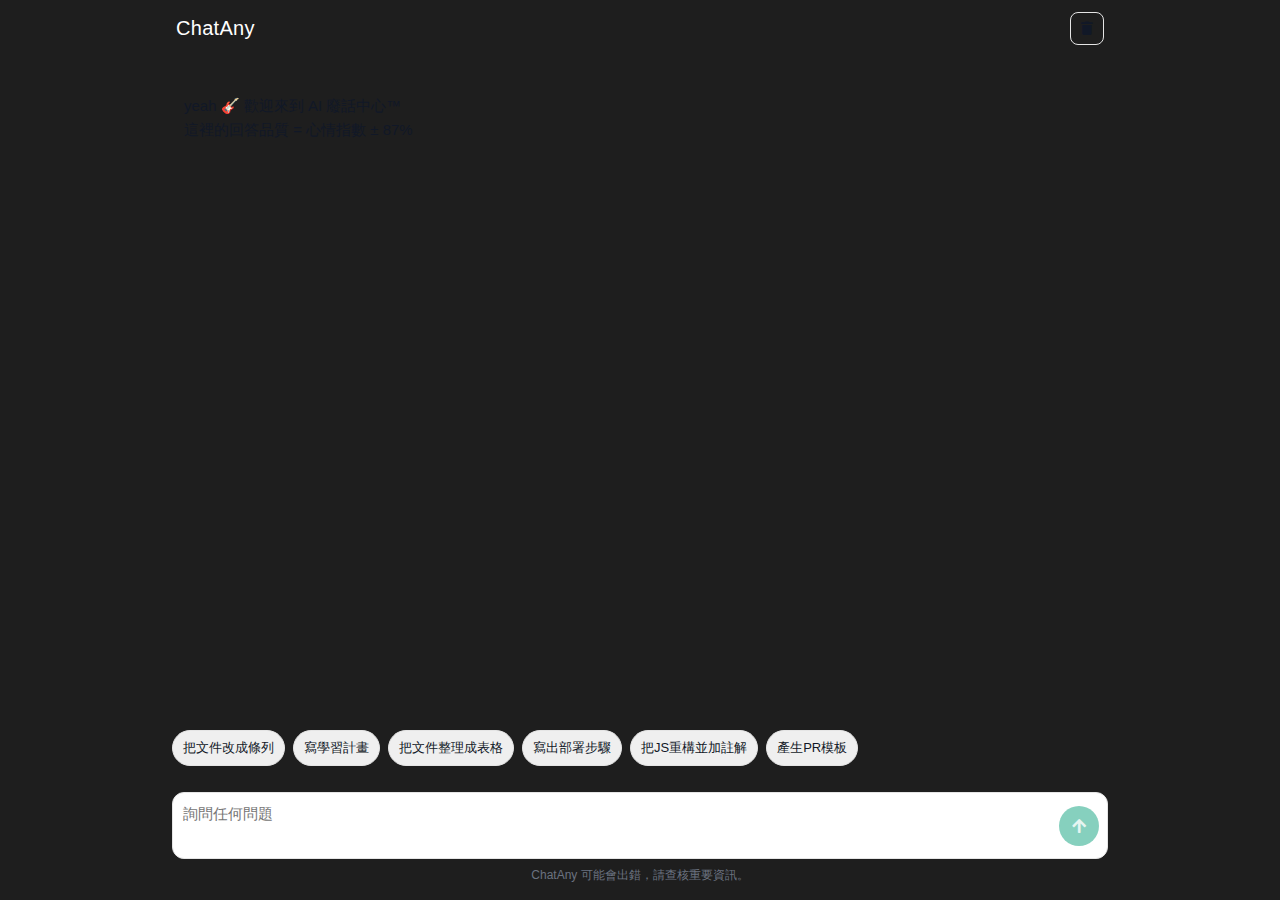
<file: projects/chat/index.html>
<!DOCTYPE html>
<html lang="zh-Hant">
<head>
  <meta charset="UTF-8" />
  <title>ChatGPT</title>
  <meta name="viewport" content="width=device-width, initial-scale=1" />

  <!-- Font Awesome 5.15.4 -->
  <link rel="stylesheet" href="https://cdnjs.cloudflare.com/ajax/libs/font-awesome/5.15.4/css/all.min.css">

  <style>
    :root{
      --bg:#1e1e1e; 
      --panel:#ffffff; 
      --border:#e5e5e5; 
      --muted:#6b7280; 
      --text:#111827;
      --accent:#10a37f;
      --accent-pressed:#0e8f6f; 
      --user:#171717;
      --assistant:#ffffff;
      --code-bg:#0b1020; 
      --code-fg:#e5e7eb; 
      --chip:#efefef;
      --shadow:0 1px 2px rgba(0,0,0,.04),0 8px 40px rgba(0,0,0,.06);
    }
    @media (prefers-color-scheme: dark){
      :root{
      --bg:#0f1216; 
      --panel:#14171c; 
      --border:#272a31; 
      --muted:#9aa3af;
      --text:#e5e7eb;
      --assistant:#1b1f26; 
      --chip:#20242b; 
      --shadow:none;
      }
    }
    *{box-sizing:border-box}
    body{
      font-family: ui-sans-serif, "Helvetica Neue", Helvetica, Arial, "Noto Sans TC", "PingFang TC", system-ui, -apple-system, "Segoe UI", sans-serif;
      background: var(--bg); 
      color: var(--text); 
      margin:0; height:100vh; 
      display:flex; 
      justify-content:center; 
      align-items:stretch;
    }
    .app{ 
      width:min(960px, 100%); 
      height:100vh; display:flex; 
      flex-direction:column; }
    .topbar{
      height:56px; 
      display:flex; 
      align-items:center; 
      gap:8px; 
      padding:0 16px;
      background:transparent; 
      border-bottom:none;
      position:sticky; 
      top:0; 
      z-index:10;
    }
    .logo{ 
      display:flex; 
      align-items:center; 
      gap:20px; 
      font-weight:700; 
    }
    .dot{ 
      width:22px; 
      height:22px; 
      display:inline-grid; 
      place-items:center; 
      color:#fff; 
      font-size:20px; 
      font-weight:500; 
      letter-spacing:0.3px;
    }
    .spacer{
      flex:1
    }
    .ghost{ 
      background:transparent; 
      border:1px solid var(--border); 
      color:var(--text); 
      padding:8px 10px; 
      border-radius:8px; 
      cursor:pointer; 
    }
    .ghost:hover{
      background:rgba(0,0,0,.03)
    }

    /* Chat area */
    .chat{ 
      flex:1; 
      overflow-y:auto; 
      padding:24px 12px 16px; 
      scroll-behavior:smooth; 
    }
    .row{ 
      display:flex; 
      padding:14px 12px; 
      border-radius:12px; 
      transition:background .2s ease; 
      position:relative; 
    }
    .row.user{ 
      justify-content:flex-end; 
    }
    .row.assistant{ 
      justify-content:flex-start; 
    }

    /* ===== 只有user有泡泡 ===== */
    .bubble{
      max-width:min(78ch, calc(100vw - 100px));
      border:1px solid var(--border); 
      box-shadow: var(--shadow);
      border-radius:12px; 
      padding:12px 14px; 
      line-height:1.6; 
      font-size:15px; 
      white-space:pre-wrap; 
      word-wrap:break-word; 
      background:var(--assistant);
    }
    .row.user .bubble{
      background:var(--user); 
      color:#fff; 
      border-color:transparent;
    }
    /* 扁平AI設計 */
    .row.assistant .bubble{
      background:transparent; 
      border:none; 
      box-shadow:none; 
      padding:0;
      max-width:min(88ch, calc(100vw - 120px));
    }

    /* Meta 行為 */
    .meta{ 
      display:none !important; 
    }
    .row.assistant .meta{ 
      text-align:left; 
    }

    /* typing indicator */
    .typing{ 
      display:inline-flex; 
      gap:6px; 
    }
    .typing span{ 
      width:6px; 
      height:6px; 
      background: currentColor; 
      opacity:.35; 
      border-radius:50%;
      animation: blink 1.2s infinite both; 
    }
    .typing span:nth-child(2){ 
      animation-delay:.15s 
    } 
    .typing span:nth-child(3){ 
      animation-delay:.3s 
    }
    @keyframes blink { 0%,80%,100%{opacity:.2} 40%{opacity:1} }
    
    [hidden]{ 
      display:none !important; 
    }

    /* code block */
    pre{
      background: var(--code-bg); 
      color: var(--code-fg);
      border-radius:10px; 
      padding:14px; 
      overflow:auto; 
      border:1px solid #1f2937;
      line-height:1.5; 
      font-size:13px; 
      margin:10px 0;
      position:relative;
    }
    code{font-family: ui-monospace, SFMono-Regular, Menlo, Consolas, "Liberation Mono", monospace;}
    .copy-btn{
      position:absolute; 
      top:8px; right:8px; 
      font-size:12px; 
      border:1px solid #374151;
      background:#0f172a; 
      color:#e5e7eb; 
      padding:6px 8px; 
      border-radius:8px; 
      cursor:pointer;
    }
    .copy-btn.copied{ 
      background:#0b7b62; 
      border-color:#0b7b62; 
    }

    /* Actions */
    .actions{
      position:absolute; 
      display:flex; 
      gap:8px; 
      opacity:0; 
      transition:opacity .15s ease;
    }
    .row:hover .actions{ 
     opacity:1; 
    }
    .row.user .actions{
     right:8px;
     bottom:-10px;
    }
    .row.assistant .actions{ 
     left:8px; 
     top:auto;
     bottom:-10px; 
    }
    .act{
      font-size:12px; 
      border:1px solid var(--border); 
      background:var(--panel); 
      color:var(--text);
      padding:6px 8px; 
      border-radius:8px; 
      cursor:pointer停止按鍵; 
      display:inline-flex; 
      align-items:center; 
      justify-content:center;
    }
    .act i{ 
      font-size:14px; 
      pointer-events:none; 
    }

    /* suggestions chips */
    .chips{ 
      display:flex; 
      gap:8px; 
      flex-wrap:wrap; 
      padding:6px 12px 16px; 
    }
    .chip{ 
      border:1px solid var(--border); 
      background:var(--chip); 
      color:var(--text); 
      padding:8px 10px; 
      border-radius:999px; 
      font-size:13px; cursor:pointer; 
    }

    /* Input */
    .composer{ 
      padding:10px 12px 16px; 
      background:transparent;
      border-top:none; 
      position:sticky; 
      bottom:0; 
      z-index:5; }
    .bar{ 
      display:flex; 
      gap:8px; 
      align-items:center;
      border:1px solid var(--border); 
      border-radius:12px; 
      padding:8px; 
      background:var(--panel); 
    }
    textarea{ 
      flex:1; 
      resize:none; 
      border:none; 
      outline:none; 
      background:transparent; 
      color:var(--text);
      max-height:180px; 
      min-height:40px;
      font-size:15px; 
      line-height:1.5;
      overflow-y:hidden;
    }
    .btn{ 
      background:var(--accent); 
      color:#fff; border:none; 
      padding:10px 14px; 
      border-radius:36px; 
      font-weight:600; 
      cursor:pointer; 
    }
    .btn:disabled{ 
      opacity:.5; 
      cursor:not-allowed
    }
    .btn.secondary{ 
      background:transparent;
      color:var(--text); 
      border:1px solid var(--border); 
    }
    .hint{ 
      margin-top:8px; 
      font-size:12px; 
      color:var(--muted); 
      text-align:center; 
    }

    /* 送出按鍵 */
    #sendBtn { 
      width:40px; 
      height:40px; 
      padding:0; 
      display:inline-grid; 
      place-items:center; 
      border-radius:999px; 
    }
    
    #sendBtn i{ 
      font-size:16px; 
      line-height:1; 
      pointer-events:none; 
    }
    #sendBtn:disabled i{ opacity:.8; }
    
    /* 停止按鍵 */
    #stopBtn{
      width:40px;
      height:40px;
      padding:0;
      display:inline-grid;     
      place-items:center;
      border-radius:999px;
    }
    #stopBtn i{
      font-size:16px;          
      line-height:1;
      pointer-events:none;
   }


    /* Rich content styles */
    .bubble h1,.bubble h2,.bubble h3{ 
      margin:.4em 0 .2em; line-height:1.3 
    }
    .bubble h1{ 
      font-size:22px 
    } .bubble h2{ 
      font-size:20px 
    } .bubble h3{ 
      font-size:18px 
    }
    .bubble hr{ 
      border:0; 
      border-top:1px solid var(--border); 
      margin:12px 0 
    }
    .bubble blockquote{ 
      margin:8px 0; 
      padding:8px 12px; 
      border-left:3px solid var(--border); 
      background: rgba(0,0,0,.03) 
    }
    @media (prefers-color-scheme: dark){ .bubble blockquote{ background: rgba(255,255,255,.03) } }
    .bubble img{ 
      max-width:100%; 
      height:auto; 
      border-radius:8px; 
      border:1px solid var(--border) }
    .callout{ 
      border:1px solid var(--border); 
      border-radius:10px; 
      padding:10px 12px; 
      margin:10px 0; 
      display:flex; 
      gap:10px; 
      align-items:flex-start; 
    }
    .callout .ico{ 
      flex:0 0 18px; 
      line-height:1 
    }
    .callout.info{ 
      background:#eef6ff 
    } 
    .callout.warn{ 
      background:#fff8e6 
    } .callout.success{ 
      background:#eefaf5 
    }
    @media (prefers-color-scheme: dark){ .callout.info{ background:#0f1a26 } .callout.warn{ background:#251e0b } .callout.success{ background:#0d1a15 } }
    .bubble table{ 
      width:100%; border-collapse:collapse; 
      margin:10px 0; 
      font-size:14px 
    }
    .bubble table th,.bubble table td{ 
      border:1px solid var(--border); 
      padding:8px; text-align:left 
    }
    .bubble table th{ 
      background:rgba(0,0,0,.04) 
    }
    @media (prefers-color-scheme: dark){ .bubble table th{ background:rgba(255,255,255,.05) } }
    .task{ display:flex; 
      gap:8px; 
      align-items:center; 
      margin:4px 0 
    } 
    .task input{ accent-color: var(--accent) }
  </style>
  
  
</head>
<body>
  <div class="app">
    <div class="topbar">
    <div class="logo">
      <div class="dot">ChatAny</div>
    </div>
      <div class="spacer"></div>
      <button class="ghost" id="clearBtn" title="清除會話" aria-label="清除">
       <i class="fas fa-trash" aria-hidden="true"></i>
      </button>
    </div>

    <div id="chat" class="chat" aria-live="polite" aria-label="聊天訊息"></div>
    <div class="chips" id="chips"></div>

    <div class="composer">
      <form id="composerForm" class="bar">
        <textarea id="input" placeholder="詢問任何問題"></textarea>
        <button type="button" class="btn secondary" id="stopBtn" hidden title="停止產生">
          <i class="fas fa-stop" aria-hidden="true"></i><span class="sr-only">停止</span>
        </button>
        <button type="submit" class="btn" id="sendBtn" disabled aria-label="送出" title="送出 (Enter)">
          <i class="fas fa-arrow-up"></i>
        </button>
      </form>
      <div class="hint"> ChatAny 可能會出錯，請查核重要資訊。</div>
    </div>
  </div>

  <script>
  (function(){
    if (document.readyState === 'loading') {
      document.addEventListener('DOMContentLoaded', boot);
    } else { boot(); }

    function boot(){
      const $  = (sel, el=document) => el.querySelector(sel);
      const $$ = (sel, el=document) => Array.from(el.querySelectorAll(sel));

      const chat     = $('#chat');
      const input    = $('#input');
      const sendBtn  = $('#sendBtn');
      const stopBtn  = $('#stopBtn');
      const clearBtn = $('#clearBtn');
      const chipsWrap= $('#chips');

      if(!chat || !input || !sendBtn){ console.error('必要節點缺失'); return; }

      /* localStorage 安全封裝 */
      const safeStore = (()=> {
        try{
          const k='__test__'+Math.random(); localStorage.setItem(k,'1'); localStorage.removeItem(k);
          return {
            get: (key, fallback='[]') => JSON.parse(localStorage.getItem(key) || fallback),
            set: (key, val) => localStorage.setItem(key, JSON.stringify(val)),
            clear: key => localStorage.removeItem(key)
          };
        }catch(e){
          const mem = new Map();
          return {
            get: (key, fallback='[]') => mem.has(key) ? mem.get(key) : JSON.parse(fallback),
            set: (key, val) => mem.set(key, val),
            clear: key => mem.delete(key)
          };
        }
      })();

      const STORAGE_KEY = 'demo-chat';

      const demoReplies = [
      `# 嗨！今天想做什麼？
      這裡有幾個你可以試試看的想法：
      - 生成一份簡報大綱
      - 用條列式摘要一篇文章
      - 寫一段可直接執行的小工具
      > 也可以貼上內容，我會自動幫你整理成重點。`,

      `## 我會怎麼處理你的任務
      1.釐清目標與輸出格式
      2.生成初稿（含可行替代）
      3.產生驗收清單與後續動作
      ---
      你可以說：「幫我做個 7 天學習計畫（含每天 30 分鐘）」`,

      `這是一個簡單的節流函數（throttle）範例，避免事件被過度觸發：
       \`\`\`js
       function throttle(fn, wait=200){
       let last = 0, timer;
       return (...args)=>{
       const now = Date.now();
       if(now - last > wait){
       last = now; fn(...args);
       }else{
       clearTimeout(timer);
       timer = setTimeout(()=>{ last = Date.now(); fn(...args); }, wait - (now - last));
         }
        };
       }
       \`\`\`
       **用法**：在 scroll/resize 監聽器裡包一層即可。`,

       `<div class="callout info"><div class="ico">💡</div><div>小技巧：先描述 <b>背景</b>、<b>輸出格式</b>、<b>限制</b>，品質會更穩定。</div></div>
       <div class="task"><input type="checkbox" disabled> 先提供使用情境（誰會讀？）</div>
       <div class="task"><input type="checkbox" disabled> 指定輸出格式（例如：JSON / 表格 / 條列）</div>
       <div class="task"><input type="checkbox" disabled> 列出硬性限制（字數、語氣、含不含程式碼）</div>`,

       `<h3>兩個方案比較</h3>
       <table>
       <thead><tr><th>方案</th><th>優點</th><th>風險</th></tr></thead>
       <tbody>
       <tr><td>A：快速上線</td><td>時程短、影響小</td><td>技術債可能累積</td></tr>
       <tr><td>B：重構後推出</td><td>長期維護成本低</td><td>初期投入較高</td></tr>
       </tbody>
       </table>
       建議：先 A 驗證市場，再以 B 漸進重構。`,

       `<details>
       <summary><b>常見問題：我該需要休息多久？</b></summary>
       <div style="margin-top:8px">一句話版本 + 要求輸出格式就夠起步；若是長任務，加上範例輸出更好。</div>
       </details>`,

       `這是佈局靈感圖（僅示意）：
       ![Layout idea](https://picsum.photos/seed/chat-ui/800/400)
       你可以告訴我想保留哪些元素，我直接輸出 HTML/CSS 範本。`,

       `需要更技術向的回覆？加上「請以工程手冊語氣」。
       [參考寫作語氣指引](https://www.nngroup.com/articles/tone-of-voice-dimensions/)

        > 準備好了就把你的素材貼上來吧，我會先幫你做一次「結構化拆解」。`
      ];

      const demoChips = [
        "幫我把這段改成條列重點",
        "寫學習計畫",
        "幫我把 API 文件整理成表格",
        "用工程手冊語氣，寫出部署步驟",
        "把下面 JS 重構並加註解",
        "產生一份 PR 模板（含檢查清單）"
      ];

      let streaming = null;
      let store = safeStore.get(STORAGE_KEY, '[]');
      
      /* 只改這個函式：按鍵顯示狀態 */
      function setStreamingUI(on){
        if (on) {
          // 發送中：隱藏送出、顯示停止
          sendBtn.hidden = true;
          sendBtn.style.display = 'none';

          stopBtn.hidden = false;
          stopBtn.style.display = 'inline-grid';
          stopBtn.disabled = false;
        } else {
          // 發送中：顯示送出（依是否有字決定禁用）、隱藏停止
          const hasText = (input.value || '').trim().length > 0;

          sendBtn.hidden = false;
          sendBtn.style.display = 'inline-grid';
          sendBtn.disabled = !hasText;

          stopBtn.hidden = true;
          stopBtn.style.display = 'none';
          stopBtn.disabled = true;
        }

        // 編輯區體驗與無障礙
        input.readOnly = on;
        input.setAttribute('aria-busy', on ? 'true' : 'false');
        if(!on){ input.focus(); }
      }

      /* Markdown-lite */
      function renderMarkdown(text){
        let html = String(text || '');

        const fenceRegex = /```(\w+)?\n([\s\S]*?)```/g;
        html = html.replace(fenceRegex, (m, lang='', code='')=>{
          const safe = code.replace(/[&<>]/g, s=>({ '&':'&amp;', '<':'&lt;', '>':'&gt;' }[s]));
          return `<pre data-lang="${lang || ''}"><button class="copy-btn" title="複製代碼">複製</button><code>${safe}</code></pre>`;
        });

        // 圖片
        html = html.replace(/!\[([^\]]*)\]\((https?:\/\/[^\s)]+)\)/g, '<img alt="$1" src="$2" />');

        // 連結
        html = html.replace(/\[([^\]]+)\]\((https?:\/\/[^\s)]+)\)/g, '<a href="$2" target="_blank" rel="noopener noreferrer">$1</a>');

        // 行內 code
        html = html.replace(/`([^`]+)`/g, (_, c)=>{
          const safe = c.replace(/[&<>]/g, s=>({ '&':'&amp;','<':'&lt;','>':'&gt;' }[s]));
          return `<code>${safe}</code>`;
        });

        // 標題
        html = html.replace(/^###\s+(.*)$/gm, '<h3>$1</h3>')
                   .replace(/^##\s+(.*)$/gm, '<h2>$1</h2>')
                   .replace(/^#\s+(.*)$/gm, '<h1>$1</h1>');

        // 引言
        html = html.replace(/^>\s?(.*)$/gm, '<blockquote>$1</blockquote>');

        // 水平線
        html = html.replace(/^\s*---\s*$/gm, '<hr/>');

        // 任務清單
        html = html.replace(/^- \[( |x|X)\] (.*)$/gm, (m, chk, txt)=>{
          const checked = /x/i.test(chk) ? 'checked' : '';
          return `<div class="task"><input type="checkbox" ${checked} disabled> ${txt}</div>`;
        });

        // 粗體 / 斜體
        html = html.replace(/\*\*([^*]+)\*\*/g, '<strong>$1</strong>')
                   .replace(/\*([^*]+)\*/g, '<em>$1</em>');

        // 換行
        html = html.replace(/\n/g, '<br/>');

        return html;
      }

      function row(role, content){
        const r = document.createElement('div');
        r.className = `row ${role}`;

        const bubble = document.createElement('div');
        bubble.className = 'bubble';
        bubble.innerHTML = content;

        const wrap = document.createElement('div');
        wrap.style.display = 'flex';
        wrap.style.flexDirection = 'column';
        wrap.appendChild(bubble);

        const meta = document.createElement('div');
        meta.className = 'meta';
        meta.textContent = new Date().toLocaleTimeString([], {hour:'2-digit', minute:'2-digit'});
        wrap.appendChild(meta);

        const actions = document.createElement('div');
        actions.className = 'actions';

        // 複製
        const copyBtn = document.createElement('button');
        copyBtn.className = 'act';
        copyBtn.innerHTML = '<i class="fas fa-copy" aria-hidden="true"></i>';
        copyBtn.title = '複製';
        copyBtn.setAttribute('aria-label', '複製');
        copyBtn.onclick = ()=> {
          copyText(stripHtml(bubble.innerHTML));
          const prev = copyBtn.innerHTML;
          copyBtn.innerHTML = '<i class="fas fa-check"></i>';
          setTimeout(()=> copyBtn.innerHTML = prev, 900);
        };
        actions.append(copyBtn);

        // 只有AI訊息顯示重新產生
        if (r.classList.contains('assistant')) {
          const regenBtn = document.createElement('button');
          regenBtn.className = 'act';
          regenBtn.innerHTML = '<i class="fas fa-sync-alt" aria-hidden="true"></i>';
          regenBtn.title = '重新產生';
          regenBtn.setAttribute('aria-label', '重新產生');
          regenBtn.onclick = ()=> regenerate(r);
          actions.append(regenBtn);
        }

        r.append(wrap, actions);

        // 事件代理：code block copy
        r.addEventListener('click', e=>{
          const target = e.target;
          if(target && target.classList && target.classList.contains('copy-btn')){
            const codeEl = target.parentElement && target.parentElement.querySelector('code');
            const code = codeEl ? codeEl.innerText : '';
            navigator.clipboard.writeText(code).then(()=>{
              target.textContent = '已複製';
              target.classList.add('copied');
              setTimeout(()=>{ target.textContent='複製'; target.classList.remove('copied'); }, 1200);
            });
          }
        });

        return r;
      }

      function stripHtml(html){
        const tmp = document.createElement('div');
        tmp.innerHTML = html || '';
        return tmp.textContent || tmp.innerText || '';
      }

      function rafScrollToBottom(){ requestAnimationFrame(()=>{ chat.scrollTop = chat.scrollHeight; }); }

      function appendTyping(){
        const typing = row('assistant', `<div class="typing"><span></span><span></span><span></span></div>`);
        chat.appendChild(typing);
        rafScrollToBottom();
        return typing;
      }

      function streamInto(el, fullText, {interval=18}={}){
        if(!el) return;
        let i = 0;
        setStreamingUI(true);
        
        el.innerHTML = '';
        clearInterval(streaming);
        streaming = setInterval(()=>{
          i += 2;
          el.innerHTML = renderMarkdown(fullText.slice(0, i));
          chat.scrollTop = chat.scrollHeight;
          if(i >= fullText.length){
            clearInterval(streaming);
            streaming = null;
            setStreamingUI(false);
            persist();
          }
        }, interval);
      }

      function stopStream(){
        if(streaming){
          clearInterval(streaming);
          streaming = null;
        }
        setStreamingUI(false);
      }

      function sendMessage(text){
        setStreamingUI(true);
        const userRow = row('user', renderMarkdown(text));
        chat.appendChild(userRow);
        rafScrollToBottom();

        const typingRow = appendTyping();

        setTimeout(()=>{
          const reply = demoReplies[Math.floor(Math.random()*demoReplies.length)];
          const assistantRow = row('assistant', '');
          chat.replaceChild(assistantRow, typingRow);
          const bubble = assistantRow.querySelector('.bubble');
          streamInto(bubble, reply);
          persist();
        }, 200);
      }

      function regenerate(targetRow){
        const next = targetRow && targetRow.nextElementSibling;
        const reply = demoReplies[Math.floor(Math.random()*demoReplies.length)];
        const newRow = row('assistant', '');
        if(next) chat.insertBefore(newRow, next); else chat.appendChild(newRow);
        setStreamingUI(true);
        streamInto(newRow.querySelector('.bubble'), reply);
        persist();
      }

      function persist(){
        try{
          const data = [];
          $$('.row').forEach(r=>{
            const role = r.classList.contains('user') ? 'user' : 'assistant';
            const text = stripHtml(r.querySelector('.bubble')?.innerHTML || '');
            data.push({role, text});
          });
          safeStore.set(STORAGE_KEY, data);
        }catch(e){ /* ignore */ }
      }

      function restore(){
        chat.innerHTML='';
        let store;
        try{ store = safeStore.get(STORAGE_KEY, '[]'); }catch(e){ store = []; }

         if(!store || !store.length){
         const welcomes = [
         "Fuck 🤦‍♂️… 你真的來了？歡迎來到這個奇怪的聊天室 🎉\n\n*(小心，這裡的答案可能比你朋友還不可靠)*",
         "幹你娘，居然真的有人跑進來 🤣 歡迎來到這個垃圾聊天室 🗑️",
         "竟然還有人用這聊天室 😂\n好啦，坐下來隨便問吧。",
         "你點開的不是毒蘋果，而是超廢聊天室 🍏\n（記得隨時 ctrl+c / command+c）",
         "yeah 🎸 歡迎來到 AI 廢話中心™\n這裡的回答品質 = 心情指數 ± 87%",
         "🐒！別懷疑，這裡找不到標準答案的地方"
         ];

       const pick = welcomes[Math.floor(Math.random() * welcomes.length)];
       const hi = row('assistant', renderMarkdown(pick));
       chat.appendChild(hi);
        }

        else{
          for(const m of store){
            const r = row(m.role, renderMarkdown(m.text || ''));
            chat.appendChild(r);
          }
        }
        rafScrollToBottom();
      }

      function initChips(){
        if(!chipsWrap) return;
        chipsWrap.innerHTML='';
        const demoChips = [
          "把文件改成條列",
          "寫學習計畫",
          "把文件整理成表格",
          "寫出部署步驟",
          "把JS重構並加註解",
          "產生PR模板"
        ];
        demoChips.forEach(t=>{
          const c = document.createElement('button');
          c.type='button'; c.className='chip'; c.textContent=t;
          c.onclick = ()=> {
            input.value = t;
            resizeInput();
            sendBtn.disabled = !input.value.trim();
            if(!sendBtn.disabled) form?.requestSubmit();
          };
          chipsWrap.appendChild(c);
        });
      }

      function copyText(text){ navigator.clipboard?.writeText(String(text || '')); }

      const form = $('#composerForm');
      if(form){
        form.addEventListener('submit', e=>{
          e.preventDefault();
          const text = (input.value || '').trim();
          if(!text) return;
          sendMessage(text);
          input.value=''; resizeInput(); sendBtn.disabled = true;
        });
      }

      input.addEventListener('input', ()=>{
        resizeInput();
        sendBtn.disabled = !input.value.trim();
      });
      input.addEventListener('keydown', (e)=>{
        if ((e.key === 'Enter' && (e.metaKey || e.ctrlKey))) { // Cmd/Ctrl + Enter
          e.preventDefault();
          if(!sendBtn.disabled) form?.requestSubmit();
          return;
        }
        if(e.key === 'Enter' && !e.shiftKey){ // Enter = 送出
          e.preventDefault();
          if(!sendBtn.disabled) form?.requestSubmit();
        }
      });

      stopBtn?.addEventListener('click', stopStream);

      clearBtn?.addEventListener('click', ()=>{
        if(confirm('確定要清除嗎？')){
          safeStore.clear(STORAGE_KEY);
          restore();
        }
      });

      function resizeInput(){
        input.style.height = 'auto';
        const next = Math.min(input.scrollHeight, 180);
        input.style.height = next + 'px';
        input.style.overflowY = (input.scrollHeight > 180) ? 'auto' : 'hidden';
      }

      restore();
      initChips();
      setStreamingUI(false);
    }
  })();
  </script>
</body>
</html>
</file>
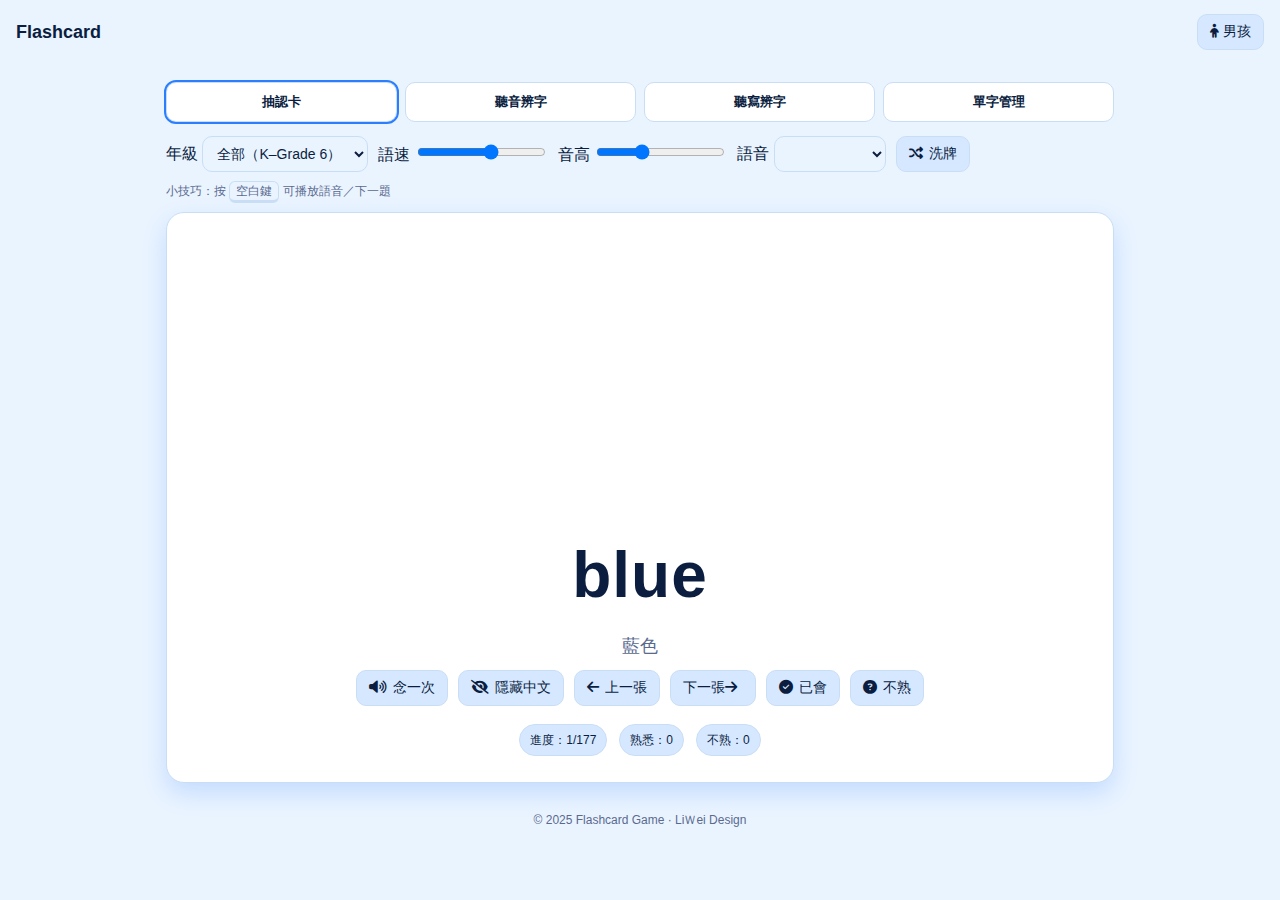
<file: projects/flashcard/index.html>
<!DOCTYPE html>
<html lang="zh-Hant">
<head>
  <meta charset="UTF-8" />
  <meta name="viewport" content="width=device-width, initial-scale=1.0" />
  <title>Flashcard</title>
  <link rel="stylesheet" href="https://cdnjs.cloudflare.com/ajax/libs/font-awesome/6.5.2/css/all.min.css"/>
  
  <style>
    :root {
      --bg: #eaf4ff;
      --fg: #0b1e3f;
      --muted: #5a6a8f;
      --primary: #2b7fff;
      --ok: #10b981;
      --bad: #ef4444;
      --card: #ffffff;
      --border: #c9def5;
      --shadow: 0 10px 25px rgba(43, 127, 255, .2);
      --btn-bg: #d6e8ff;
    }
    [data-theme="girl"]{
      --bg: #fff0f5;
      --fg: #3f0b1e;
      --muted: #8f5a6a;
      --primary: #ff76a8;
      --ok: #34d399;
      --bad: #f87171;
      --card: #ffffff;
      --border: #f5c9d6;
      --shadow: 0 10px 25px rgba(255, 118, 168, .25);
      --btn-bg: #ffd6e6;
    }
    * { box-sizing: border-box; }
    html, body { height: 100%; }
    body {
      margin: 0;
      font-family: ui-sans-serif, -apple-system, "Segoe UI", Roboto, "Noto Sans TC", "Helvetica Neue", Arial, "Apple Color Emoji", "Segoe UI Emoji", "Segoe UI Symbol";
      background: var(--bg);
      color: var(--fg);
      line-height: 1.5;
    }
    header {
      position: sticky; top: 0; z-index: 10;
      background: var(--bg);
      border-bottom: none;
      display: flex; align-items: center; gap: 12px;
      padding: 14px 16px;
    }
    h1 { font-size: 18px; margin: 0; }
    .spacer { flex: 1; }
    .theme-toggle, .btn {
      appearance: none; 
      border: 1px solid var(--border);
      background: var(--btn-bg); 
      color: var(--fg);
      padding: 8px 12px; 
      border-radius: 10px; 
      cursor: pointer;
      font-size: 14px; 
      transition: transform .06s ease, background .2s ease;
    }
    .theme-toggle:active, 
    .btn:active { transform: scale(.98); }
    .btn i {
      margin-right: 6px; 
      font-size: 1em; 
    }
    .container { max-width: 980px; margin: 0 auto; padding: 18px 16px 28px; }
    .tabs {
      display: grid;
      grid-template-columns: repeat(auto-fit, minmax(130px, 1fr));
      gap: 8px; margin-bottom: 14px;
    }
    .tab-btn {
      padding: 10px 10px; 
      border-radius: 10px; 
      border: 1px solid var(--border);
      background: var(--card); 
      color: var(--fg); 
      cursor: pointer; 
      font-weight: 600;
    }
    .tab-btn.active { outline: 2px solid var(--primary); }
    .panel { display: none; }
    .panel.active { display: block; }
    .row { display: flex; flex-wrap: wrap; gap: 10px; align-items: center; }
    .stack { display: grid; gap: 10px; }
    .select, input[type="text"]{
      background: var(--bg); 
      color: var(--fg); 
      border: 1px solid var(--border);
      padding: 8px 10px; 
      border-radius: 10px; 
      font-size: 14px;
    }
    .hint { color: var(--muted); font-size: 12px; }

    /* 卡片 */
    .flashcard {
      background: var(--card); 
      border: 1px solid var(--border); 
      border-radius: 18px;
      min-height: 240px; 
      padding: 26px; 
      display: grid; 
      place-items: center; 
      text-align: center;
      box-shadow: var(--shadow);
      margin-top: 12px;
    }
    .big {
      font-size: clamp(36px, 7vw, 64px);
      letter-spacing: 1px; 
      font-weight: 800;
    }
    .meaning { 
      font-size: 18px; 
      color: var(--muted); 
    }
    .controls { 
      display: flex; 
      gap: 10px; 
      flex-wrap: wrap; 
      justify-content: center; 
    }
    .pill { 
      padding: 6px 10px; 
      border-radius: 999px; 
      border: 1px solid var(--border); 
      background: var(--btn-bg); 
    }
    .badge { 
      font-size: 12px; 
      color: var(--muted); 
    }

    /* 選擇題 */
    .choices { 
      display: grid; 
      gap: 10px; 
      margin-top: 10px; 
    }
    @media (min-width: 560px){ .choices { grid-template-columns: repeat(2, 1fr); } }
    .choice {
      padding: 14px 16px; 
      border-radius: 12px; 
      border: 1px solid var(--border);
      background: var(--bg); 
      cursor: pointer; 
      font-size: 18px; 
      font-weight: 700; 
      color: var(--fg); 
    }
    .choice.ok { 
      outline: 2px solid var(--ok); 
    }
    .choice.bad { 
      outline: 2px solid var(--bad); 
    }

    /* 記錄區 */
    .stats { 
      display: flex; 
      gap: 12px; 
      flex-wrap: wrap; 
      margin-top: 8px; 
    }
    .stat { 
      padding: 6px 10px; 
      border-radius: 999px; 
      border: 1px solid var(--border); 
      background: var(--btn-bg); 
      font-size: 12px; 
    }

    footer { 
      margin-top: 28px; 
      color: var(--muted); 
      font-size: 12px; 
      text-align: center; 
    }
    .kbd { 
      border: 1px solid var(--border); 
      border-bottom-width: 3px; 
      border-radius: 6px; 
      padding: 2px 6px; 
      font-family: ui-monospace, SFMono-Regular, Menlo, Consolas, monospace; 
    }
    .section {
      border: 1px solid var(--border);
      background: var(--card);
      border-radius: 16px;
      padding: 16px;
    }
    /* 單字卡圖片 */
    .flash-img{
      display: block;
      width: 65%;
      max-height: 30vh;
      aspect-ratio: 1 / 1;
      object-fit: contain;
      margin-bottom: 8px;
      box-shadow: none;
      border: none;
    }
    .flashcard .stack { 
     justify-items: center; 
     text-align: center; 
    }
  </style>
</head>
<body>
  <header>
    <h1>Flashcard</h1>
    <div class="spacer"></div>
    <button class="theme-toggle" id="themeToggle" aria-label="切換主題"><i id="themeIcon" class="fa-solid fa-child" aria-hidden="true"></i>
    <span id="themeLabel">男孩</span></button>
  </header>

  <div class="container">
    <div class="tabs" role="tablist">
      <button class="tab-btn active" role="tab" aria-selected="true" data-tab="flash">抽認卡</button>
      <button class="tab-btn" role="tab" aria-selected="false" data-tab="listen">聽音辨字</button>
      <button class="tab-btn" role="tab" aria-selected="false" data-tab="dict">聽寫辨字</button>
      <button class="tab-btn" role="tab" aria-selected="false" data-tab="manage">單字管理</button>
    </div>

    <!-- 控制列（共用） -->
    <div class="row" style="margin-bottom:12px;">
      <label>年級
        <select class="select" id="levelFilter">
          <option value="ALL">全部（K–Grade 6）</option>
          <option value="K">Kindergarten (K)</option>
          <option value="G1">Grade 1</option>
          <option value="G2">Grade 2</option>
          <option value="G3">Grade 3</option>
          <option value="G4">Grade 4</option>
          <option value="G5">Grade 5</option>
          <option value="G6">Grade 6</option>
        </select>
      </label>
      <label>語速
        <input type="range" id="rate" min="0.6" max="1.2" value="0.95" step="0.05" />
      </label>
      <label>音高
        <input type="range" id="pitch" min="0.8" max="1.4" value="1.0" step="0.05" />
      </label>
      <!-- 新增：語音選擇器 -->
      <label>語音
        <select class="select" id="voiceSelect">
          <option>載入中…</option>
        </select>
      </label>
      <span id="voiceBadge" class="pill badge" hidden>語音：<span id="voiceName">偵測中…</span></span>
      <button class="btn" id="shuffleBtn"><i class="fa-solid fa-shuffle" aria-hidden="true"></i>洗牌</button>
      <span class="hint">小技巧：按 <span class="kbd">空白鍵</span> 可播放語音／下一題</span>
    </div>

    <!-- 抽認卡 -->
    <section id="panel-flash" class="panel active">
      <div class="flashcard" id="flashcard" tabindex="0" aria-live="polite">
        <div class="stack">
          
          <!-- 圖片 -->
          <img id="flashImage" class="flash-img" alt="illustration" loading="lazy" />
          
          <div class="big" id="flashWord">apple</div>
          <div class="meaning" id="flashMeaning">蘋果</div>
          <div class="controls">
            <button class="btn" id="speakFlash"><i class="fa-solid fa-volume-high" aria-hidden="true"></i>念一次</button>
            <button class="btn" id="toggleMeaning"><i class="fa-solid fa-eye-slash" aria-hidden="true"></i>隱藏中文</button>
            <button class="btn" id="prevBtn"><i class="fa-solid fa-arrow-left" aria-hidden="true"></i>上一張</button>
            <button class="btn" id="nextBtn">下一張<i class="fa-solid fa-arrow-right" aria-hidden="true"></i></button>
            <button class="btn" id="markKnown"><i class="fa-solid fa-circle-check" aria-hidden="true"></i>已會</button>
            <button class="btn" id="markUnknown"><i class="fa-solid fa-circle-question" aria-hidden="true"></i>不熟</button>
          </div>
          <div class="stats">
            <div class="stat">進度：<span id="progress">0/0</span></div>
            <div class="stat">熟悉：<span id="knownCount">0</span></div>
            <div class="stat">不熟：<span id="unknownCount">0</span></div>
          </div>
        </div>
      </div>
    </section>

    <!-- 聽音辨字（選擇題） -->
    <section id="panel-listen" class="panel">
      <div class="section">
        <div class="row">
          <label>選項數
            <select id="choiceCount" class="select">
              <option>2</option><option selected>3</option><option>4</option>
            </select>
          </label>
          <label class="pill"><input type="checkbox" id="listenOnlyUnknown"> 只練不熟</label>
          <button class="btn" id="playListen"><i class="fa-solid fa-volume-high" aria-hidden="true"></i>播放題目</button>
          <button class="btn" id="nextListen"><i class="fa-solid fa-arrow-right" aria-hidden="true"></i>下一題</button>
          <div class="stats">
            <div class="stat">答對：<span id="l-correct">0</span></div>
            <div class="stat">答錯：<span id="l-wrong">0</span></div>
          </div>
        </div>
        <div class="flashcard" style="min-height:150px;">
          <div class="stack" style="width:100%;">
            <div id="listenPrompt" class="meaning">按「播放題目」，聽音後選正確單字</div>
            <div class="choices" id="choices"></div>
          </div>
        </div>
      </div>
    </section>

    <!-- 聽寫辨字（打字） -->
    <section id="panel-dict" class="panel">
      <div class="section">
        <div class="row">
          <label class="pill"><input type="checkbox" id="dictOnlyUnknown"> 只練不熟</label>
          <button class="btn" id="playDict"><i class="fa-solid fa-volume-high" aria-hidden="true"></i>播放題目</button>
          <button class="btn" id="revealDict"><i class="fa-solid fa-eye" aria-hidden="true"></i>顯示答案</button>
          <button class="btn" id="nextDict"><i class="fa-solid fa-arrow-right" aria-hidden="true"></i>下一題</button>
          <div class="stats">
            <div class="stat">正確：<span id="d-correct">0</span></div>
            <div class="stat">錯誤：<span id="d-wrong">0</span></div>
          </div>
        </div>
        <div class="flashcard" style="min-height: 180px;">
          <div class="stack" style="width:100%; place-items:center; text-align:center;">
            <div id="dictPrompt" class="meaning">按「播放題目」，聽音後拼寫單字</div>
            <input id="dictInput" type="text" class="select" style="font-size:22px; text-align:center; padding:12px 16px; width:min(460px, 90%);" placeholder="輸入聽到的單字，按 Enter 送出" />
            <div class="row" style="justify-content:center;">
              <button class="btn" id="checkDict"><i class="fa-solid fa-paper-plane" aria-hidden="true"></i>送出</button>
              <button class="btn" id="hintDict"><i class="fa-solid fa-lightbulb" aria-hidden="true"></i>提示（第一個字母）</button>
            </div>
            <div id="dictFeedback" class="meaning"></div>
          </div>
        </div>
      </div>
    </section>

    <!-- 單字管理 -->
    <section id="panel-manage" class="panel">
      <div class="section stack">
        <h3 style="margin:0;">新增／管理單字</h3>
        <div class="row">
          <input id="newWord" type="text" placeholder="英文單字 (例如: apple)" />
          <input id="newTw" type="text" placeholder="中文解釋 (例如: 蘋果)" />
          <select id="newLevel" class="select">
            <option value="K">Kindergarten (K)</option>
            <option value="G1">Grade 1</option>
            <option value="G2">Grade 2</option>
            <option value="G3">Grade 3</option>
            <option value="G4">Grade 4</option>
            <option value="G5">Grade 5</option>
            <option value="G6">Grade 6</option>
          </select>
          <button class="btn" id="addWord"><i class="fa-solid fa-plus" aria-hidden="true"></i>加入</button>
        </div>
        <div class="row">
          <button class="btn" id="exportBtn"><i class="fa-solid fa-file-export" aria-hidden="true"></i>匯出自訂單字 JSON</button>
          <label class="btn" for="importFile" style="cursor:pointer;"><i class="fa-solid fa-file-import" aria-hidden="true"></i>匯入 JSON</label>
          <input id="importFile" type="file" accept="application/json" style="display:none;" />
        </div>
        <div class="row">
          <button class="btn" id="clearKnown"><i class="fa-solid fa-broom" aria-hidden="true"></i>清空「已會」</button>
          <button class="btn" id="clearUnknown"><i class="fa-solid fa-broom" aria-hidden="true"></i>清空「不熟」</button>
        </div>
        <div class="hint">提示：自訂單字會儲存在本機瀏覽器 (localStorage)。更換裝置或清空瀏覽資料會消失，請記得匯出備份。</div>
        <div class="stack">
          <h4 style="margin:10px 0 0;">目前單字（依美式年級篩選）</h4>
          <div id="wordList"></div>
        </div>
      </div>
    </section>

    <footer>© 2025 Flashcard Game · LiＷei Design</footer>
  </div>

  <script>    
    // ====== 資料：基礎單字（K–G6） ======
    const BUILTIN_WORDS = [
      // Kindergarten (K)
      {w:'apple',tw:'蘋果',lv:'K'},{w:'ball',tw:'球',lv:'K'},{w:'cat',tw:'貓',lv:'K'},
      {w:'dog',tw:'狗',lv:'K'},{w:'egg',tw:'蛋',lv:'K'},{w:'fish',tw:'魚',lv:'K'},
      {w:'go',tw:'走；去',lv:'K'},{w:'hat',tw:'帽子',lv:'K'},{w:'ice',tw:'冰',lv:'K'},
      {w:'jam',tw:'果醬',lv:'K'},{w:'kite',tw:'風箏',lv:'K'},{w:'lion',tw:'獅子',lv:'K'},
      {w:'milk',tw:'牛奶',lv:'K'},{w:'nose',tw:'鼻子',lv:'K'},{w:'orange',tw:'柳橙',lv:'K'},
      {w:'pig',tw:'豬',lv:'K'},{w:'queen',tw:'女王',lv:'K'},{w:'red',tw:'紅色',lv:'K'},
      {w:'sun',tw:'太陽',lv:'K'},{w:'toy',tw:'玩具',lv:'K'},{w:'up',tw:'向上',lv:'K'},
      {w:'van',tw:'廂型車',lv:'K'},{w:'water',tw:'水',lv:'K'},{w:'xray',tw:'X 光',lv:'K'},
      {w:'yellow',tw:'黃色',lv:'K'},{w:'zoo',tw:'動物園',lv:'K'},
      // Grade 1
      {w:'ant',tw:'螞蟻',lv:'G1'},{w:'bird',tw:'鳥',lv:'G1'},{w:'blue',tw:'藍色',lv:'G1'},
      {w:'book',tw:'書',lv:'G1'},{w:'bus',tw:'公車',lv:'G1'},{w:'chair',tw:'椅子',lv:'G1'},
      {w:'class',tw:'班級',lv:'G1'},{w:'door',tw:'門',lv:'G1'},{w:'eat',tw:'吃',lv:'G1'},
      {w:'friend',tw:'朋友',lv:'G1'},{w:'happy',tw:'快樂的',lv:'G1'},{w:'jump',tw:'跳',lv:'G1'},
      {w:'me',tw:'我（受格）',lv:'G1'},{w:'mom',tw:'媽媽',lv:'G1'},{w:'open',tw:'打開',lv:'G1'},
      {w:'pen',tw:'原子筆',lv:'G1'},{w:'pencil',tw:'鉛筆',lv:'G1'},{w:'run',tw:'跑',lv:'G1'},
      {w:'school',tw:'學校',lv:'G1'},{w:'table',tw:'桌子',lv:'G1'},{w:'tree',tw:'樹',lv:'G1'},
      {w:'you',tw:'你；妳；你們',lv:'G1'},{w:'yes',tw:'是；好',lv:'G1'},{w:'no',tw:'不是；不',lv:'G1'},
      // Grade 2
      {w:'after',tw:'之後',lv:'G2'},{w:'before',tw:'之前',lv:'G2'},{w:'bring',tw:'帶來',lv:'G2'},
      {w:'brown',tw:'棕色',lv:'G2'},{w:'cook',tw:'煮；廚師',lv:'G2'},{w:'draw',tw:'畫畫',lv:'G2'},
      {w:'drink',tw:'喝；飲料',lv:'G2'},{w:'family',tw:'家庭',lv:'G2'},{w:'far',tw:'遠的',lv:'G2'},
      {w:'fast',tw:'快的',lv:'G2'},{w:'floor',tw:'地板；樓層',lv:'G2'},{w:'light',tw:'光；輕的',lv:'G2'},
      {w:'market',tw:'市場',lv:'G2'},{w:'music',tw:'音樂',lv:'G2'},{w:'near',tw:'近的',lv:'G2'},
      {w:'quiet',tw:'安靜的',lv:'G2'},{w:'right',tw:'右邊；正確',lv:'G2'},{w:'sometimes',tw:'有時候',lv:'G2'},
      {w:'start',tw:'開始',lv:'G2'},{w:'together',tw:'一起',lv:'G2'},{w:'under',tw:'在…之下',lv:'G2'},
      {w:'wash',tw:'洗',lv:'G2'},{w:'watch',tw:'手錶；觀看',lv:'G2'},{w:'white',tw:'白色',lv:'G2'},
      {w:'window',tw:'窗戶',lv:'G2'},{w:'yesterday',tw:'昨天',lv:'G2'},
      // Grade 3
      {w:'animal',tw:'動物',lv:'G3'},{w:'because',tw:'因為',lv:'G3'},{w:'both',tw:'兩者都',lv:'G3'},
      {w:'climb',tw:'攀爬',lv:'G3'},{w:'cloud',tw:'雲',lv:'G3'},{w:'country',tw:'國家；鄉間',lv:'G3'},
      {w:'finish',tw:'完成',lv:'G3'},{w:'future',tw:'未來',lv:'G3'},{w:'health',tw:'健康',lv:'G3'},
      {w:'hour',tw:'小時',lv:'G3'},{w:'important',tw:'重要的',lv:'G3'},{w:'language',tw:'語言',lv:'G3'},
      {w:'matter',tw:'事件；狀況',lv:'G3'},{w:'minute',tw:'分鐘',lv:'G3'},{w:'nature',tw:'自然',lv:'G3'},
      {w:'promise',tw:'承諾；答應',lv:'G3'},{w:'reason',tw:'理由',lv:'G3'},{w:'season',tw:'季節',lv:'G3'},
      {w:'simple',tw:'簡單的',lv:'G3'},{w:'slowly',tw:'慢慢地',lv:'G3'},{w:'solution',tw:'解決方法',lv:'G3'},
      {w:'strong',tw:'強壯的',lv:'G3'},{w:'through',tw:'穿過；透過',lv:'G3'},{w:'village',tw:'村莊',lv:'G3'},
      {w:'weather',tw:'天氣',lv:'G3'},{w:'world',tw:'世界',lv:'G3'},
      // Grade 4
      {w:'accident',tw:'意外；事故',lv:'G4'},{w:'afraid',tw:'害怕的',lv:'G4'},{w:'already',tw:'已經',lv:'G4'},
      {w:'bottle',tw:'瓶子',lv:'G4'},{w:'bridge',tw:'橋',lv:'G4'},{w:'calendar',tw:'日曆',lv:'G4'},
      {w:'careful',tw:'小心的',lv:'G4'},{w:'circle',tw:'圓形',lv:'G4'},{w:'comfortable',tw:'舒服的',lv:'G4'},
      {w:'cousin',tw:'堂／表兄弟姊妹',lv:'G4'},{w:'danger',tw:'危險',lv:'G4'},{w:'delicious',tw:'好吃的',lv:'G4'},
      {w:'describe',tw:'描述',lv:'G4'},{w:'energy',tw:'能量',lv:'G4'},{w:'exercise',tw:'運動；鍛鍊',lv:'G4'},
      {w:'festival',tw:'節日',lv:'G4'},{w:'foreign',tw:'外國的',lv:'G4'},{w:'garbage',tw:'垃圾',lv:'G4'},
      {w:'grass',tw:'草',lv:'G4'},{w:'history',tw:'歷史',lv:'G4'},{w:'island',tw:'島嶼',lv:'G4'},
      {w:'invite',tw:'邀請',lv:'G4'},{w:'mirror',tw:'鏡子',lv:'G4'},{w:'paper',tw:'紙；報紙',lv:'G4'},
      {w:'repair',tw:'修理',lv:'G4'},
      // Grade 5
      {w:'advice',tw:'建議',lv:'G5'},{w:'ancient',tw:'古老的',lv:'G5'},{w:'arrive',tw:'到達',lv:'G5'},
      {w:'attention',tw:'注意',lv:'G5'},{w:'battle',tw:'戰鬥',lv:'G5'},{w:'beach',tw:'海灘',lv:'G5'},
      {w:'believe',tw:'相信',lv:'G5'},{w:'career',tw:'職業；生涯',lv:'G5'},{w:'century',tw:'世紀',lv:'G5'},
      {w:'chemical',tw:'化學的；化學品',lv:'G5'},{w:'company',tw:'公司',lv:'G5'},{w:'courage',tw:'勇氣',lv:'G5'},
      {w:'culture',tw:'文化',lv:'G5'},{w:'custom',tw:'習俗',lv:'G5'},{w:'damage',tw:'損害',lv:'G5'},
      {w:'effect',tw:'效果；影響',lv:'G5'},{w:'electric',tw:'電的',lv:'G5'},{w:'excellent',tw:'優秀的',lv:'G5'},
      {w:'factory',tw:'工廠',lv:'G5'},{w:'famous',tw:'有名的',lv:'G5'},{w:'general',tw:'一般的；將軍',lv:'G5'},
      {w:'government',tw:'政府',lv:'G5'},{w:'human',tw:'人類；人的',lv:'G5'},{w:'illness',tw:'疾病',lv:'G5'},
      {w:'invention',tw:'發明',lv:'G5'},
      // Grade 6
      {w:'achievement',tw:'成就',lv:'G6'},{w:'architecture',tw:'建築',lv:'G6'},{w:'atmosphere',tw:'大氣；氣氛',lv:'G6'},
      {w:'behavior',tw:'行為',lv:'G6'},{w:'challenge',tw:'挑戰',lv:'G6'},{w:'community',tw:'社區',lv:'G6'},
      {w:'competition',tw:'競爭',lv:'G6'},{w:'conclusion',tw:'結論',lv:'G6'},{w:'conservation',tw:'保育；節約',lv:'G6'},
      {w:'continent',tw:'大陸；洲',lv:'G6'},{w:'cooperation',tw:'合作',lv:'G6'},{w:'discovery',tw:'發現',lv:'G6'},
      {w:'education',tw:'教育',lv:'G6'},{w:'environment',tw:'環境',lv:'G6'},{w:'evidence',tw:'證據',lv:'G6'},
      {w:'experiment',tw:'實驗',lv:'G6'},{w:'independent',tw:'獨立的',lv:'G6'},{w:'influence',tw:'影響',lv:'G6'},
      {w:'international',tw:'國際的',lv:'G6'},{w:'literature',tw:'文學',lv:'G6'},{w:'population',tw:'人口',lv:'G6'},
      {w:'principle',tw:'原則',lv:'G6'},{w:'responsible',tw:'負責的',lv:'G6'},{w:'solution',tw:'解決方法',lv:'G6'},
      {w:'technology',tw:'科技',lv:'G6'}
    ];

    // ====== 單字→圖片對照 ======
    const BASE_URL = 'https://liwei-ji.github.io/labs/flashcard/images/';

    // 不規則檔名例外（若檔名跟單字不同才需要填）
    const IMAGE_EXCEPTIONS = {
    // 範例：'ice-cream': 'icecream.png'
    };

    function fileNameFromWord(w){
    return String(w).trim().toLowerCase()
    .replace(/\s+/g, '-')        // 空白→連字號
    .replace(/[^a-z0-9-]/g, ''); // 去掉非英數/連字號
    }
    
    // getImageURL(item)
    function getImageURL(item){
    if(!item || !item.w) return null;
    const key = fileNameFromWord(item.w);
    if(IMAGE_EXCEPTIONS[key]) return BASE_URL + IMAGE_EXCEPTIONS[key];
    return `${BASE_URL}${key}.png`;
    }
    
    // 沒圖時用透明
    const BLANK_IMG = '[data-uri]';
   
    // ====== 工具 & 儲存 ======
    const $ = (q, el=document) => el.querySelector(q);
    const $$ = (q, el=document) => Array.from(el.querySelectorAll(q));
    const STORAGE_KEYS = {
      THEME: 'fc-theme',
      CUSTOM: 'fc-custom-words',
      KNOWN: 'fc-known',
      UNKNOWN: 'fc-unknown',
      VOICE: 'fc-voice' // 新增：記住語音偏好
    };
    function loadTheme(){
       const saved = localStorage.getItem(STORAGE_KEYS.THEME) || 'boy';
       const theme = saved === 'girl' ? 'girl' : 'boy';
       document.documentElement.setAttribute('data-theme', theme);

       const icon = $('#themeIcon');
       if(theme === 'girl'){
       $('#themeLabel').textContent = '女孩';
       icon.className = 'fa-solid fa-child-dress';
  }else{
    $('#themeLabel').textContent = '男孩';
    icon.className = 'fa-solid fa-child';
     }
    }
    function toggleTheme(){
       const cur = document.documentElement.getAttribute('data-theme') === 'girl' ? 'girl' : 'boy';
       const next = cur === 'girl' ? 'boy' : 'girl';
       document.documentElement.setAttribute('data-theme', next);
       localStorage.setItem(STORAGE_KEYS.THEME, next);

       const icon = $('#themeIcon');
       if(next === 'girl'){
       $('#themeLabel').textContent = '女孩';
       icon.className = 'fa-solid fa-child-dress';
  }else{
    $('#themeLabel').textContent = '男孩';
    icon.className = 'fa-solid fa-child';
  }
}
    function getCustomWords(){ try{ return JSON.parse(localStorage.getItem(STORAGE_KEYS.CUSTOM)||'[]'); }catch{ return []; } }
    function saveCustomWords(list){ localStorage.setItem(STORAGE_KEYS.CUSTOM, JSON.stringify(list)); }
    function allWords(){ return [...BUILTIN_WORDS, ...getCustomWords()].sort((a,b)=> a.w.localeCompare(b.w)); }
    function getKnown(){ try{ return JSON.parse(localStorage.getItem(STORAGE_KEYS.KNOWN)||'[]'); }catch{ return []; } }
    function getUnknown(){ try{ return JSON.parse(localStorage.getItem(STORAGE_KEYS.UNKNOWN)||'[]'); }catch{ return []; } }
    function addToList(key, w){
      const set = new Set(JSON.parse(localStorage.getItem(key) || '[]'));
      set.add(w); localStorage.setItem(key, JSON.stringify([...set]));
    }
    function clearList(key){ localStorage.removeItem(key); }

    function sample(arr){ return arr[Math.floor(Math.random()*arr.length)]; }
    function shuffle(arr){ for(let i=arr.length-1;i>0;i--){ const j=Math.floor(Math.random()*(i+1)); [arr[i],arr[j]]=[arr[j],arr[i]]; } return arr; }

    // ====== 語音（TTS） ======
    let VOICES = [];
    function pickVoice(){
      const sel = document.querySelector('#voiceSelect');
      if(sel && VOICES.length){
        const i = parseInt(sel.value, 10) || 0;
        return VOICES[i] || VOICES[0] || null;
      }
      return VOICES[0] || null;
    }
    function speak(text){
      if(!('speechSynthesis' in window)) return alert('此瀏覽器不支援語音朗讀。');
      const u = new SpeechSynthesisUtterance(text);
      u.rate = parseFloat($('#rate').value);
      u.pitch = parseFloat($('#pitch').value);
      const v = pickVoice(); if(v) u.voice = v;
      speechSynthesis.cancel(); speechSynthesis.speak(u);
    }
    function initVoices(){
      VOICES = window.speechSynthesis.getVoices();
      // 只列英文語音（若沒有英文則保留全部）
      const en = VOICES.filter(v => /^en([-_]|$)/i.test(v.lang));
      if(en.length) VOICES = en;

      const sel = document.querySelector('#voiceSelect');
      if(!sel) return;

      sel.innerHTML = VOICES.map((v, i) => `<option value="${i}">${v.name} · ${v.lang}</option>`).join('') || '<option>未找到語音</option>';

      const savedName = localStorage.getItem(STORAGE_KEYS.VOICE);
      const prefs = ['en-US','en-GB','en-AU','en-CA'];
      let index = 0;

      if(savedName){
        const k = VOICES.findIndex(v => v.name === savedName);
        if(k >= 0) index = k;
      }else{
        for(const p of prefs){
          const k = VOICES.findIndex(v => v.lang.startsWith(p));
          if(k >= 0){ index = k; break; }
        }
      }

      sel.value = String(index);
      const v = VOICES[index];
      $('#voiceName').textContent = v ? `${v.name} · ${v.lang}` : '未找到語音';
    }
    window.speechSynthesis?.addEventListener('voiceschanged', initVoices);

    // ====== 狀態 ======
    let currentTab = 'flash';
    let pool = []; let order = []; let idx = 0;
    let listenAnswer = null, lCorrect = 0, lWrong = 0;
    let dictAnswer = null, dCorrect = 0, dWrong = 0;

    // ====== 年級過濾（美式） ======
    function byLevel(list){
      const lv = $('#levelFilter').value;
      return lv === 'ALL' ? list : list.filter(x=> x.lv === lv);
    }
    function sourceForMode(base){
      if((currentTab==='listen' && $('#listenOnlyUnknown')?.checked) ||
         (currentTab==='dict' && $('#dictOnlyUnknown')?.checked)){
        const unk = new Set(getUnknown());
        return base.filter(x=> unk.has(x.w));
      }
      return base;
    }
    function refreshPool(){
      pool = sourceForMode(byLevel(allWords()));
      order = pool.map((_,i)=>i); shuffle(order); idx = 0;
      renderFlash(); renderWordList(); resetListen(); resetDict();
    }

    // ====== 抽認卡 ======
    function renderFlash(){
      const img = $('#flashImage'); 
      
      if(pool.length === 0){
        $('#flashWord').textContent = '（此年級目前沒有單字）';
        $('#flashMeaning').textContent = '請切換年級，或到「單字管理」新增單字。';
        $('#progress').textContent = '0/0';
        $('#knownCount').textContent = getKnown().length;
        $('#unknownCount').textContent = getUnknown().length;
        if(img){ img.src = BLANK_IMG; img.alt=''; }
        
        return;
      }
      
      const i = order[idx], item = pool[i];
      $('#flashWord').textContent = item.w;
      $('#flashMeaning').textContent = item.tw;
      $('#progress').textContent = `${idx+1}/${order.length}`;
      $('#knownCount').textContent = getKnown().length;
      $('#unknownCount').textContent = getUnknown().length;

      if(img){
      const url = getImageURL(item);
      img.alt = item.w;
      img.onerror = () => { img.onerror = null; img.src = BLANK_IMG; };
      img.src = url || BLANK_IMG;
      }
      
    }

    function nextFlash(){ if(pool.length){ idx = (idx+1)%order.length; renderFlash(); } }
    function prevFlash(){ if(pool.length){ idx = (idx-1+order.length)%order.length; renderFlash(); } }
    function toggleMeaning(){
      const el = $('#flashMeaning');
      const hidden = el.style.visibility === 'hidden';
      el.style.visibility = hidden ? 'visible' : 'hidden';

    // 切換圖示與標籤   
      const btn = $('#toggleMeaning');
      btn.innerHTML = hidden
        ? '<i class="fa-solid fa-eye-slash" aria-hidden="true"></i>隱藏中文'
        : '<i class="fa-solid fa-eye" aria-hidden="true"></i>顯示中文';
    }

    // ====== 聽音辨字 ======
    function resetListen(){
      listenAnswer = null;
      $('#listenPrompt').textContent = '按「播放題目」，聽音後選正確單字';
      $('#choices').innerHTML = '';
    }
    function currentPool(){ return sourceForMode(byLevel(allWords())); }
    function newListenQuestion(){
      const list = currentPool(); if(list.length === 0){ resetListen(); return; }
      const count = parseInt($('#choiceCount').value, 10);
      const answer = sample(list); listenAnswer = answer.w;
      $('#listenPrompt').textContent = '請選出剛剛聽到的單字';
      const others = list.filter(x=> x.w !== answer.w); shuffle(others);
      const options = shuffle([answer.w, ...others.slice(0, Math.max(1,count-1)).map(x=>x.w)]);
      const box = $('#choices'); box.innerHTML = '';
      options.forEach(opt=>{
        const btn = document.createElement('button');
        btn.className = 'choice'; btn.textContent = opt;
        btn.addEventListener('click', ()=>{
          if(opt === listenAnswer){
            btn.classList.add('ok'); lCorrect++; $('#l-correct').textContent = lCorrect;
            addToList(STORAGE_KEYS.KNOWN, opt);
          }else{
            btn.classList.add('bad'); lWrong++; $('#l-wrong').textContent = lWrong;
            addToList(STORAGE_KEYS.UNKNOWN, listenAnswer);
          }
        }, {once:true});
        btn.addEventListener('mouseenter', ()=> speak(opt));
        box.appendChild(btn);
      });
      speak(answer.w);
    }

    // ====== 聽寫辨字 ======
    function resetDict(){
      dictAnswer = null;
      $('#dictPrompt').textContent = '按「播放題目」，聽音後拼寫單字';
      $('#dictFeedback').textContent = '';
      $('#dictInput').value = '';
    }
    function newDictQuestion(){
      const list = currentPool(); if(list.length === 0){ resetDict(); return; }
      const item = sample(list); dictAnswer = item.w;
      $('#dictPrompt').textContent = '請聽音拼寫並送出';
      $('#dictFeedback').textContent = ''; $('#dictInput').value = ''; $('#dictInput').focus();
      speak(item.w);
    }
    function checkDict(){
      const val = ($('#dictInput').value || '').trim().toLowerCase();
      if(!dictAnswer) return;
      if(val === dictAnswer.toLowerCase()){
        $('#dictFeedback').textContent = '✅ 正確！'; $('#dictFeedback').style.color = 'var(--ok)';
        dCorrect++; $('#d-correct').textContent = dCorrect;
        addToList(STORAGE_KEYS.KNOWN, dictAnswer);
      }else{
        $('#dictFeedback').textContent = `❌ 再試試看！正確答案：${dictAnswer}`; $('#dictFeedback').style.color = 'var(--bad)';
        dWrong++; $('#d-wrong').textContent = dWrong;
        addToList(STORAGE_KEYS.UNKNOWN, dictAnswer);
      }
    }

    // ====== 單字管理 ======
    function renderWordList(){
      const target = $('#wordList'); const words = byLevel(allWords());
      if(words.length === 0){ target.innerHTML = '<div class="hint">此年級沒有資料。</div>'; return; }
      const groups = words.reduce((acc, x)=>{ (acc[x.lv] ||= []).push(x); return acc; }, {});
      let html = '';
      for(const lv of Object.keys(groups)){
        const title = ({K:'Kindergarten (K)',G1:'Grade 1',G2:'Grade 2',G3:'Grade 3',G4:'Grade 4',G5:'Grade 5',G6:'Grade 6'})[lv] || lv;
        const arr = groups[lv].sort((a,b)=> a.w.localeCompare(b.w));
        html += `<div style="margin:.5rem 0;"><div class="badge">年級：${title}</div>`;
        html += '<div style="display:flex; flex-wrap:wrap; gap:6px; margin-top:6px;">';
        arr.forEach(x=>{ html += `<span class="pill">${x.w}<span class="hint">（${x.tw}）</span></span>`; });
        html += '</div></div>';
      }
      target.innerHTML = html;
    }

    // ====== 事件繫結 ======
    function bind(){
      // tabs
      $$('.tab-btn').forEach(btn=>{
        btn.addEventListener('click', ()=>{
          $$('.tab-btn').forEach(b=> b.classList.remove('active'));
          btn.classList.add('active'); currentTab = btn.dataset.tab;
          $$('.panel').forEach(p=> p.classList.remove('active'));
          $('#panel-'+currentTab).classList.add('active');
        });
      });

      // theme
      $('#themeToggle').addEventListener('click', toggleTheme);

      // filters
      $('#levelFilter').addEventListener('change', refreshPool);

      // voice select（記住偏好）
      const voiceSel = document.querySelector('#voiceSelect');
      if(voiceSel){
        voiceSel.addEventListener('change', () => {
          const v = pickVoice();
          if(v){
            $('#voiceName').textContent = `${v.name} · ${v.lang}`;
            localStorage.setItem(STORAGE_KEYS.VOICE, v.name);
          }
        });
      }

      // flash controls
      $('#shuffleBtn').addEventListener('click', ()=>{ shuffle(order); idx=0; renderFlash(); });
      $('#nextBtn').addEventListener('click', nextFlash);
      $('#prevBtn').addEventListener('click', prevFlash);
      $('#toggleMeaning').addEventListener('click', toggleMeaning);
      $('#speakFlash').addEventListener('click', ()=>{ if(pool.length){ speak(pool[order[idx]].w); } });
      $('#markKnown').addEventListener('click', ()=>{ if(pool.length){ addToList(STORAGE_KEYS.KNOWN, pool[order[idx]].w); renderFlash(); } });
      $('#markUnknown').addEventListener('click', ()=>{ if(pool.length){ addToList(STORAGE_KEYS.UNKNOWN, pool[order[idx]].w); renderFlash(); } });

      // listen
      $('#playListen').addEventListener('click', newListenQuestion);
      $('#nextListen').addEventListener('click', newListenQuestion);
      $('#listenOnlyUnknown').addEventListener('change', refreshPool);

      // dict
      $('#playDict').addEventListener('click', newDictQuestion);
      $('#nextDict').addEventListener('click', newDictQuestion);
      $('#checkDict').addEventListener('click', checkDict);
      $('#dictOnlyUnknown').addEventListener('change', refreshPool);
      $('#dictInput').addEventListener('keydown', (e)=>{ if(e.key === 'Enter'){ checkDict(); } });
      $('#hintDict').addEventListener('click', ()=>{
        if(!dictAnswer) return;
        const hint = dictAnswer[0] + ' ' + '_ '.repeat(Math.max(dictAnswer.length-1,1)).trim();
        $('#dictFeedback').textContent = `提示：${hint}`;
        $('#dictFeedback').style.color = 'var(--muted)';
      });
      $('#revealDict').addEventListener('click', ()=>{
        if(!dictAnswer) return;
        $('#dictFeedback').textContent = `答案：${dictAnswer}`;
        $('#dictFeedback').style.color = 'var(--primary)';
        speak(dictAnswer);
      });

      // manage
      $('#addWord').addEventListener('click', ()=>{
        const w = ($('#newWord').value||'').trim();
        const tw = ($('#newTw').value||'').trim();
        const lv = $('#newLevel').value;
        if(!w || !tw) return alert('請輸入英文與中文。');
        const all = getCustomWords();
        if(all.some(x=> x.w.toLowerCase() === w.toLowerCase())){ return alert('此單字已存在於自訂清單。'); }
        all.push({w, tw, lv}); saveCustomWords(all);
        $('#newWord').value = ''; $('#newTw').value='';
        refreshPool(); alert('已加入！');
      });

      $('#exportBtn').addEventListener('click', ()=>{
        const data = JSON.stringify(getCustomWords(), null, 2);
        const blob = new Blob([data], {type:'application/json'});
        const url = URL.createObjectURL(blob);
        const a = document.createElement('a'); a.href = url; a.download = 'my-words.json'; a.click();
        URL.revokeObjectURL(url);
      });
      $('#importFile').addEventListener('change', (e)=>{
        const file = e.target.files?.[0]; if(!file) return;
        const reader = new FileReader();
        reader.onload = () => {
          try{
            const arr = JSON.parse(reader.result);
            if(!Array.isArray(arr)) throw new Error('格式錯誤');
            const sanitized = arr
              .filter(x=> x && typeof x.w==='string' && typeof x.tw==='string' && ['K','G1','G2','G3','G4','G5','G6'].includes(x.lv))
              .map(x=> ({w:x.w.trim(), tw:x.tw.trim(), lv:x.lv}));
            saveCustomWords(sanitized); refreshPool(); alert('匯入完成！');
          }catch(err){ alert('匯入失敗：' + err.message); }
        };
        reader.readAsText(file); e.target.value = '';
      });

      $('#clearKnown').addEventListener('click', ()=>{ if(confirm('確定清空「已會」清單？')){ clearList(STORAGE_KEYS.KNOWN); renderFlash(); } });
      $('#clearUnknown').addEventListener('click', ()=>{ if(confirm('確定清空「不熟」清單？')){ clearList(STORAGE_KEYS.UNKNOWN); renderFlash(); } });

      // 快捷鍵
      window.addEventListener('keydown', (e)=>{
        if(e.code === 'Space'){
          e.preventDefault();
          if(currentTab === 'flash'){
          nextFlash();                     // 先換到下一張
          speak(pool[order[idx]].w);       // 播放新顯示的字
          }else if(currentTab === 'listen'){
            newListenQuestion();
          }else if(currentTab === 'dict'){
            if(dictAnswer){ checkDict(); } else { newDictQuestion(); }
          }
        }else if(currentTab==='flash' && (e.key==='ArrowRight' || e.key==='ArrowLeft')){
          e.key==='ArrowRight' ? nextFlash() : prevFlash();
        }
      });
    }

    // ====== 初始化 ======
    function init(){
      loadTheme(); initVoices();
      if(('speechSynthesis' in window) && VOICES.length === 0){ setTimeout(initVoices, 200); }
      bind(); refreshPool();
    }
    document.addEventListener('DOMContentLoaded', init);
  </script>
</body>
</html>
</file>
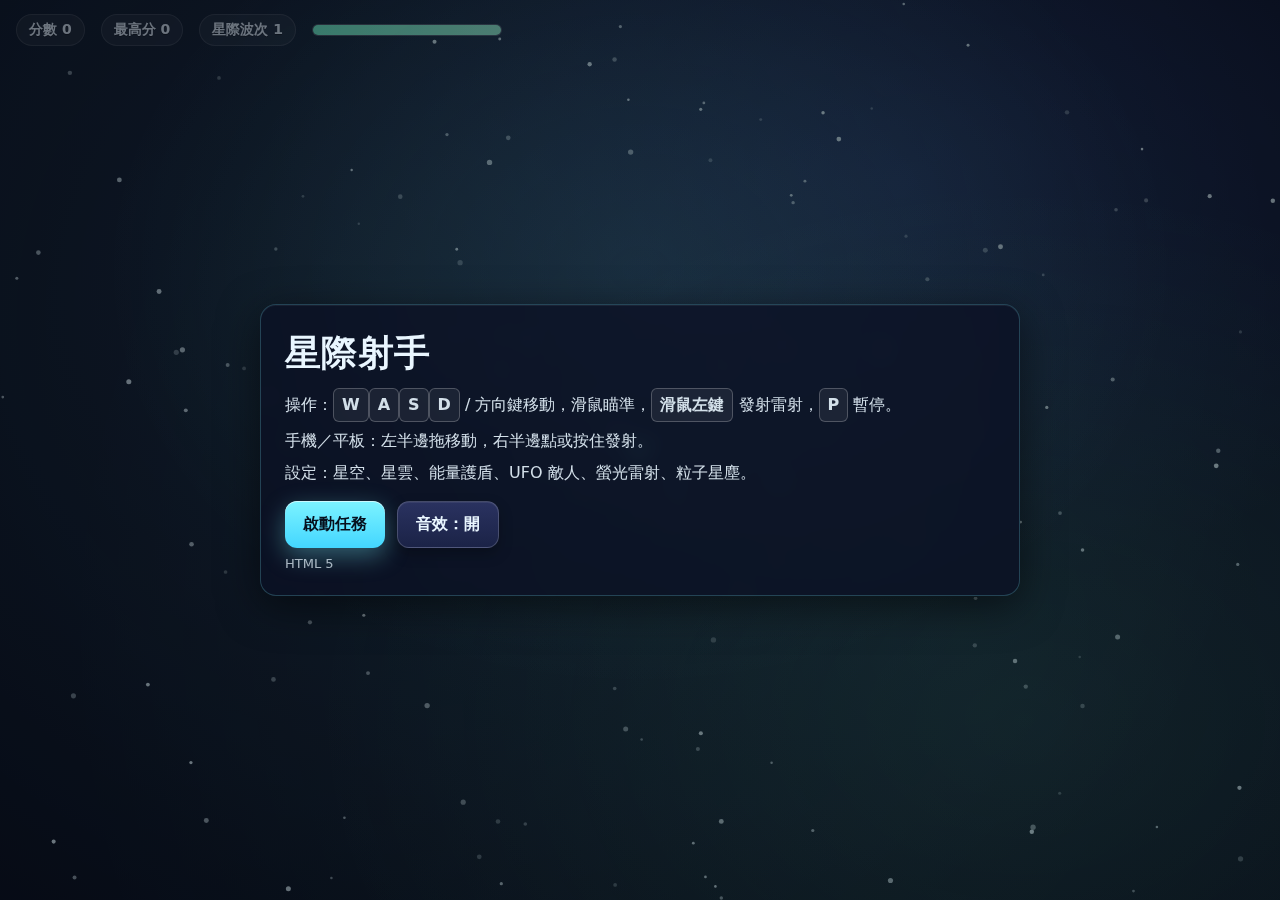
<file: projects/game/index.html>
<!DOCTYPE html>
<html lang="zh-Hant">
<head>
<meta charset="utf-8" />
<meta name="viewport" content="width=device-width, initial-scale=1, viewport-fit=cover" />
<title>Neo Space Shooter</title>
<style>
  :root {
    --bg1:#060913; --bg2:#0b1020; --acc:#7cf3ff; --accent:#76ffd1; --warn:#ff7b7b; --txt:#e9f6ff;
  }
  * { box-sizing: border-box; }
  html, body { height: 100%; margin: 0; }
  body {
    color: var(--txt);
    font-family: system-ui, -apple-system, "Segoe UI", Roboto, "Helvetica Neue", "Noto Sans TC", "PingFang TC", "Microsoft JhengHei", Arial, sans-serif;
    background: radial-gradient(1400px 900px at 70% 20%, #1a2350 0%, var(--bg2) 45%, var(--bg1) 100%);
    overflow: hidden;
  }
  #wrap { position: relative; width: 100%; height: 100%; }
  canvas { display:block; width:100%; height:100%; touch-action:none; cursor: crosshair; }

  /* HUD */
  #hud { position:absolute; inset: 0 auto auto 0; padding: 14px 16px; font-weight: 600; text-shadow: 0 1px 0 rgba(0,0,0,.4); user-select:none; pointer-events:none; }
  #hud .row { display:flex; gap:16px; align-items:center; }
  .pill {
    background: rgba(255,255,255,.06);
    border: 1px solid rgba(255,255,255,.12);
    border-radius: 999px; padding: 6px 12px; font-size: 14px;
    backdrop-filter: blur(6px);
  }
  #hpbar {
    --pct: 1;
    width: 190px; height: 12px; border-radius: 999px; overflow: hidden;
    background: rgba(255,255,255,.08); border:1px solid rgba(255,255,255,.18); position: relative;
  }
  #hpbar::after{
    content:""; position:absolute; inset:0; width: calc(100% * var(--pct));
    background: linear-gradient(90deg, var(--accent), #9dffd9);
  }

  /* overlays */
  .overlay {
    position:absolute; inset:0; display:grid; place-items:center;
    background:
      radial-gradient(900px 700px at 50% 30%, rgba(124,243,255,.08), transparent 60%),
      radial-gradient(1200px 900px at 80% 80%, rgba(118,255,209,.06), transparent 60%),
      rgba(5,9,20,.55);
    opacity:0; pointer-events:none; transition: opacity .25s ease;
  }
  .overlay.show { opacity:1; pointer-events:auto; }
  .panel {
    width:min(92vw,760px); border-radius:16px; padding:24px; color:var(--txt);
    background: rgba(10,16,36,.76); border:1px solid rgba(124,243,255,.22);
    box-shadow: 0 10px 40px rgba(0,0,0,.5), inset 0 1px 0 rgba(255,255,255,.06);
    backdrop-filter: blur(10px);
  }
  .panel h1 { margin:0 0 10px; font-size: clamp(24px, 4vw, 36px); letter-spacing:.4px; }
  .panel p { margin:.4em 0; line-height:1.6; opacity:.9; }
  .kbd { display:inline-block; padding:.2em .5em; border:1px solid rgba(255,255,255,.25); border-radius:6px; background:rgba(255,255,255,.07); font-weight:700; }
  .btns { display:flex; gap:12px; margin-top:16px; flex-wrap:wrap; }
  button {
    appearance:none; border:none; border-radius:12px; padding:12px 18px; font-size:16px; font-weight:700;
    color:#06101d; background: linear-gradient(180deg, #7cf3ff, #43d6ff);
    box-shadow: 0 8px 24px rgba(124,243,255,.35), inset 0 1px 0 rgba(255,255,255,.6);
    cursor:pointer;
  }
  button.secondary {
    color:var(--txt); background: linear-gradient(180deg, #2a3260, #1b2347);
    box-shadow: 0 6px 14px rgba(0,0,0,.25), inset 0 1px 0 rgba(255,255,255,.07);
    border: 1px solid rgba(255,255,255,.18);
  }
  .meta { opacity:.7; font-size:13px; margin-top:8px; }
  @media (max-width: 768px) { .hide-mobile { display:none; } }
</style>
</head>
<body>
  <div id="wrap">
    <canvas id="game" aria-label="Neo Space Shooter"></canvas>

    <div id="hud" aria-live="polite">
      <div class="row">
        <div class="pill">分數 <span id="score">0</span></div>
        <div class="pill">最高分 <span id="best">0</span></div>
        <div class="pill">星際波次 <span id="wave">1</span></div>
        <div id="hpbar" title="護盾"></div>
      </div>
    </div>

    <div id="menu" class="overlay show">
      <div class="panel">
        <h1>星際射手</h1>
        <p class="hide-mobile">操作：<span class="kbd">W</span><span class="kbd">A</span><span class="kbd">S</span><span class="kbd">D</span> / 方向鍵移動，滑鼠瞄準，<span class="kbd">滑鼠左鍵</span> 發射雷射，<span class="kbd">P</span> 暫停。</p>
        <p>手機／平板：左半邊拖移動，右半邊點或按住發射。</p>
        <p>設定：星空、星雲、能量護盾、UFO 敵人、螢光雷射、粒子星塵。</p>
        <div class="btns">
          <button id="btnStart">啟動任務</button>
          <button id="btnMute" class="secondary" aria-pressed="false">音效：開</button>
        </div>
        <div class="meta">HTML 5</div>
      </div>
    </div>

    <div id="over" class="overlay">
      <div class="panel">
        <h1>任務失敗</h1>
        <p>本局分數：<b><span id="finalScore">0</span></b></p>
        <p>最高分：<b><span id="finalBest">0</span></b></p>
        <div class="btns">
          <button id="btnRetry">再試一次</button>
          <button id="btnHome" class="secondary">回基地</button>
        </div>
      </div>
    </div>
  </div>

<script>
(() => {
  // ====== 基礎 ======
  const canvas = document.getElementById('game');
  const ctx = canvas.getContext('2d', { alpha: true, desynchronized: true });
  const hudScore = document.getElementById('score');
  const hudBest = document.getElementById('best');
  const hudWave = document.getElementById('wave');
  const hpbar = document.getElementById('hpbar');
  const $ = (id) => document.getElementById(id);

  const UI = {
    menu: $('menu'),
    over: $('over'),
    finalScore: $('finalScore'),
    finalBest: $('finalBest'),
    btnStart: $('btnStart'),
    btnRetry: $('btnRetry'),
    btnHome: $('btnHome'),
    btnMute: $('btnMute'),
  };

  const DPR = Math.min(window.devicePixelRatio || 1, 2);
  function resize() {
    const { innerWidth:w, innerHeight:h } = window;
    canvas.width = Math.floor(w * DPR);
    canvas.height = Math.floor(h * DPR);
    ctx.setTransform(DPR, 0, 0, DPR, 0, 0);
    createStars();
  }
  window.addEventListener('resize', resize);

  // ====== 工具 ======
  const rand = (a=0, b=1) => a + Math.random() * (b - a);
  const randInt = (a, b) => Math.floor(rand(a, b + 1));
  const clamp = (v, a, b) => Math.min(b, Math.max(a, v));
  const dist2 = (x1,y1,x2,y2) => { const dx=x2-x1, dy=y2-y1; return dx*dx + dy*dy; };
  const len = (x,y) => Math.hypot(x,y);
  const norm = (x,y) => { const l = Math.hypot(x,y)||1; return [x/l, y/l]; };
  const now = () => performance.now();

  // ====== 音效（簡易合成，可關閉） ======
  let muted = false;
  UI.btnMute.addEventListener('click', () => {
    muted = !muted;
    UI.btnMute.textContent = `音效：${muted ? '關' : '開'}`;
    UI.btnMute.setAttribute('aria-pressed', String(muted));
  });
  const audioCtx = new (window.AudioContext || window.webkitAudioContext || function(){})();
  function beep(freq=440, dur=0.06, type='sine', vol=0.03) {
    if (muted || !audioCtx || !audioCtx.createOscillator) return;
    const o = audioCtx.createOscillator();
    const g = audioCtx.createGain();
    o.type = type; o.frequency.value = freq;
    g.gain.value = vol; o.connect(g); g.connect(audioCtx.destination);
    o.start();
    setTimeout(()=>{ o.stop(); o.disconnect(); g.disconnect(); }, dur*1000);
  }

  // ====== 狀態 ======
  const State = { Menu:0, Playing:1, Paused:2, Over:3 };
  let gameState = State.Menu;

  const world = {
    w: () => canvas.width / DPR,
    h: () => canvas.height / DPR,
    time: 0,
    last: now(),
    dt: 0,
    score: 0,
    best: Number(localStorage.getItem('spaceShooterHighScore') || 0),
    wave: 1,
    spawnTimer: 0,
    difficulty: 1,
  };
  hudBest.textContent = world.best;

  const player = {
    x: 0, y: 0, r: 14, speed: 270, hp: 100, hpMax: 100,
    fireRate: 9, fireCd: 0, invuln: 0, friction: 0.92, vx:0, vy:0,
  };
  const input = {
    keys: new Set(),
    mouse: { x:0, y:0, down:false },
    touchMove: { id:null, active:false, x:0, y:0 },
    touchShoot: { id:null, active:false, x:0, y:0 },
  };
  const bullets = [];
  const enemies = [];
  const particles = [];

  // ====== 太空背景（星雲 + 星野） ======
  const stars = [];
  function createStars() {
    stars.length = 0;
    const count = Math.floor(clamp((world.w()*world.h())/7000, 120, 420));
    for (let i=0;i<count;i++){
      stars.push({
        x: rand(0, world.w()), y: rand(0, world.h()),
        s: rand(0.25, 1.2), tw: rand(0, Math.PI*2),
        spdX: rand(3, 20), spdY: rand(-4, 4)
      });
    }
  }

  // ====== 初始化 ======
  function resetGame() {
    world.time = 0; world.score = 0; world.wave = 1; world.spawnTimer = 0; world.difficulty = 1;
    bullets.length = 0; enemies.length = 0; particles.length = 0;
    player.x = world.w()/2; player.y = world.h()/2; player.vx=player.vy=0;
    player.hp = player.hpMax; player.invuln = 0; player.fireCd = 0;
    updateHUD();
  }
  function updateHUD() {
    hudScore.textContent = world.score|0;
    hudBest.textContent = world.best|0;
    hudWave.textContent = world.wave|0;
    hpbar.style.setProperty('--pct', (player.hp / player.hpMax).toFixed(3));
  }

  // ====== 輸入 ======
  window.addEventListener('keydown', (e)=>{
    if (['ArrowUp','ArrowDown','ArrowLeft','ArrowRight',' '].includes(e.key)) e.preventDefault();
    input.keys.add(e.key.toLowerCase());
    if (e.key === 'p' || e.key === 'P') togglePause();
    if (e.key === 'Escape') { if (gameState===State.Playing) togglePause(); }
  });
  window.addEventListener('keyup', (e)=>{ input.keys.delete(e.key.toLowerCase()); });
  canvas.addEventListener('contextmenu', e=>e.preventDefault());
  canvas.addEventListener('mousemove', (e)=>{ input.mouse.x = e.clientX; input.mouse.y = e.clientY; });
  canvas.addEventListener('mousedown', (e)=>{
    if (gameState!==State.Playing) return;
    input.mouse.down = e.button===0;
    input.mouse.x = e.clientX; input.mouse.y = e.clientY;
  });
  window.addEventListener('mouseup', ()=>{ input.mouse.down = false; });

  // 觸控
  canvas.addEventListener('pointerdown', (e) => {
    if (e.pointerType !== 'touch') return;
    if (gameState!==State.Playing) return;
    const x = e.clientX, y = e.clientY;
    if (x < world.w()/2 && !input.touchMove.active) {
      input.touchMove = { id: e.pointerId, active: true, x, y };
    } else if (!input.touchShoot.active) {
      input.touchShoot = { id: e.pointerId, active: true, x, y };
      input.mouse.down = true; input.mouse.x = x; input.mouse.y = y;
    }
  });
  canvas.addEventListener('pointermove', (e) => {
    if (e.pointerType !== 'touch') return;
    if (e.pointerId === input.touchMove.id) { input.touchMove.x = e.clientX; input.touchMove.y = e.clientY; }
    if (e.pointerId === input.touchShoot.id) { input.touchShoot.x = e.clientX; input.touchShoot.y = e.clientY; input.mouse.x = e.clientX; input.mouse.y = e.clientY; }
  });
  window.addEventListener('pointerup', (e) => {
    if (e.pointerType !== 'touch') return;
    if (e.pointerId === input.touchMove.id) input.touchMove = { id:null, active:false, x:0, y:0 };
    if (e.pointerId === input.touchShoot.id) { input.touchShoot = { id:null, active:false, x:0, y:0 }; input.mouse.down = false; }
  });

  // ====== UI ======
  UI.btnStart.addEventListener('click', ()=>{ startGame(); });
  UI.btnRetry.addEventListener('click', ()=>{ startGame(); });
  UI.btnHome.addEventListener('click', ()=>{ showMenu(); });

  function showMenu() { gameState = State.Menu; UI.menu.classList.add('show'); UI.over.classList.remove('show'); }
  function showOver() { gameState = State.Over; UI.finalScore.textContent = world.score|0; UI.finalBest.textContent = world.best|0; UI.over.classList.add('show'); }
  function startGame() {
    resetGame();
    UI.menu.classList.remove('show');
    UI.over.classList.remove('show');
    gameState = State.Playing;
    beep(760, .05, 'square', .04);
  }
  function togglePause() {
    if (gameState===State.Playing) { gameState = State.Paused; UI.menu.querySelector('h1').textContent='暫停中'; UI.menu.classList.add('show'); }
    else if (gameState===State.Paused) { UI.menu.querySelector('h1').textContent='星際射手'; UI.menu.classList.remove('show'); gameState = State.Playing; }
  }

  // ====== 物件生成 ======
  function spawnEnemy() {
    const margin = 50;
    const sides = ['top','right','bottom','left'];
    const side = sides[randInt(0,3)];
    let x,y;
    if (side==='top') { x = rand(0, world.w()); y = -margin; }
    if (side==='bottom'){ x = rand(0, world.w()); y = world.h()+margin; }
    if (side==='left') { x = -margin; y = rand(0, world.h()); }
    if (side==='right'){ x = world.w()+margin; y = rand(0, world.h()); }
    const base = 78 + world.difficulty * 20;
    const e = { x, y, r: rand(12, 18), speed: rand(base*.85, base*1.15), hp: 1, hitCd: 0 };
    enemies.push(e);
  }

  function shootTowards(tx, ty) {
    const [dx, dy] = [tx - player.x, ty - player.y];
    const [nx, ny] = norm(dx, dy);
    const spd = 680;
    bullets.push({ x: player.x + nx*(player.r+2), y: player.y + ny*(player.r+2), vx: nx*spd, vy: ny*spd, r: 3.5, life: 0.9, ang: Math.atan2(ny, nx) });
    // 太空感「雷射」音
    beep(1080, .04, 'triangle', .03);
  }

  function addBurst(x, y, n, colA='rgba(118,255,209,', colB='rgba(124,243,255,') {
    for (let i=0;i<n;i++){
      const a = rand(0, Math.PI*2), s = rand(40, 240);
      particles.push({ x, y, vx: Math.cos(a)*s, vy: Math.sin(a)*s, life: rand(.25,.7), r: rand(1, 2.6), c: (i%2?colA:colB) });
    }
  }

  // ====== 更新 ======
  function update(dt) {
    world.time += dt;

    // 背景星星漂移
    const w = world.w(), h = world.h();
    for (const s of stars) {
      s.x -= s.spdX * s.s * dt;
      s.y += s.spdY * 0.2 * dt;
      if (s.x < -2) s.x = w + 2;
      if (s.y < -2) s.y = h + 2;
      if (s.y > h + 2) s.y = -2;
    }

    // 玩家移動
    const k = input.keys;
    let ax = 0, ay = 0;
    if (k.has('w') || k.has('arrowup')) ay -= 1;
    if (k.has('s') || k.has('arrowdown')) ay += 1;
    if (k.has('a') || k.has('arrowleft')) ax -= 1;
    if (k.has('d') || k.has('arrowright')) ax += 1;

    // 觸控移動
    if (input.touchMove.active) {
      const [dx, dy] = [input.touchMove.x - player.x, input.touchMove.y - player.y];
      const L = Math.hypot(dx,dy);
      if (L > 6) { ax += dx/L; ay += dy/L; }
    }

    if (ax || ay) {
      const [nx, ny] = norm(ax, ay);
      player.vx += nx * player.speed * dt;
      player.vy += ny * player.speed * dt;
    }
    // 摩擦
    player.vx *= player.friction; player.vy *= player.friction;
    player.x += player.vx * dt; player.y += player.vy * dt;
    player.x = clamp(player.x, player.r, world.w()-player.r);
    player.y = clamp(player.y, player.r, world.h()-player.r);
    if (player.invuln>0) player.invuln -= dt;

    // 射擊
    player.fireCd -= dt;
    if ((input.mouse.down || input.touchShoot.active) && player.fireCd <= 0) {
      shootTowards(input.mouse.x, input.mouse.y);
      player.fireCd = 1 / player.fireRate;
    }

    // 子彈
    for (let i=bullets.length-1;i>=0;i--){
      const b = bullets[i];
      b.x += b.vx * dt; b.y += b.vy * dt; b.life -= dt;
      if (b.x<-30||b.x>world.w()+30||b.y<-30||b.y>world.h()+30||b.life<=0) bullets.splice(i,1);
    }

    // 生成敵人與難度
    world.spawnTimer -= dt;
    if (world.spawnTimer <= 0) {
      const rate = Math.max(0.16, 1.0 - world.difficulty*0.08);
      world.spawnTimer = rate;
      const count = 1 + Math.floor(world.difficulty * 0.25);
      for (let i=0;i<count;i++) spawnEnemy();
      // 每 15 秒提升難度
      if (Math.floor(world.time/15)+1 > world.wave) {
        world.wave++;
        world.difficulty += 1;
        beep(540,.09,'sawtooth',.035);
      }
    }

    // 敵人移動 & 碰撞
    for (let i=enemies.length-1;i>=0;i--){
      const e = enemies[i];
      const [dx, dy] = [player.x - e.x, player.y - e.y];
      const [nx, ny] = norm(dx, dy);
      e.x += nx * e.speed * dt; e.y += ny * e.speed * dt;
      if (e.hitCd>0) e.hitCd -= dt;

      // 子彈擊中
      for (let j=bullets.length-1;j>=0;j--){
        const b = bullets[j];
        const r = e.r + 3.2;
        if (dist2(e.x,e.y,b.x,b.y) <= r*r) {
          bullets.splice(j,1);
          addBurst(e.x, e.y, randInt(8,13));
          world.score += 10 + Math.floor(world.difficulty*2);
          updateHUD();
          enemies.splice(i,1);
          beep(240, .05, 'square', .04);
          break;
        }
      }

      // 與玩家相撞
      const rr = (e.r + player.r);
      if (dist2(e.x,e.y,player.x,player.y) <= rr*rr) {
        if (player.invuln<=0) {
          player.hp -= 16; player.invuln = 0.8;
          addBurst(player.x, player.y, randInt(10,16), 'rgba(255,123,123,', 'rgba(255,210,128,');
          // 反衝
          player.vx -= nx * 260; player.vy -= ny * 260;
          if (player.hp <= 0) {
            world.best = Math.max(world.best, world.score|0);
            localStorage.setItem('spaceShooterHighScore', world.best);
            updateHUD();
            showOver();
            beep(160,.24,'sawtooth',.045);
          } else {
            beep(360,.08,'sine',.035);
          }
          updateHUD();
        }
      }
    }

    // 粒子
    for (let i=particles.length-1;i>=0;i--){
      const p = particles[i];
      p.x += p.vx * dt; p.y += p.vy * dt; p.vx *= 0.98; p.vy *= 0.98;
      p.life -= dt;
      if (p.life<=0) particles.splice(i,1);
    }
    if (particles.length > 650) particles.splice(0, particles.length - 650);
  }

  // ====== 繪製 ======
  function drawBackground() {
    const w = world.w(), h = world.h();
    // 深空底色
    ctx.clearRect(0,0,w,h);
    // 銀河霧（星雲）
    ctx.save();
    ctx.globalCompositeOperation = 'lighter';
    for (let i=0;i<2;i++){
      const grad = ctx.createRadialGradient(
        w*(i?0.75:0.3), h*(i?0.7:0.35), 10,
        w*(i?0.75:0.3), h*(i?0.7:0.35), Math.max(w,h)*0.7
      );
      if (i===0) { grad.addColorStop(0,'rgba(124,243,255,.12)'); grad.addColorStop(1,'rgba(124,243,255,0)'); }
      else       { grad.addColorStop(0,'rgba(118,255,209,.10)'); grad.addColorStop(1,'rgba(118,255,209,0)'); }
      ctx.fillStyle = grad; ctx.fillRect(0,0,w,h);
    }
    ctx.restore();

    // 星星
    for (const s of stars) {
      const a = 0.35 + 0.65 * (0.5 + 0.5*Math.sin(world.time*2.2*s.s + s.tw));
      ctx.globalAlpha = a;
      ctx.fillStyle = '#e6fbff';
      ctx.beginPath(); ctx.arc(s.x, s.y, 0.8 + 1.6*s.s, 0, Math.PI*2); ctx.fill();
    }
    ctx.globalAlpha = 1;
  }

  function drawPlayer() {
    // 船身朝向：瞄準點
    const aimDx = input.mouse.x - player.x, aimDy = input.mouse.y - player.y;
    const ang = Math.atan2(aimDy, aimDx);

    ctx.save();
    ctx.translate(player.x, player.y);
    ctx.rotate(ang);

    // 护盾閃爍（受傷無敵）
    if (player.invuln>0) {
      const glow = 0.3 + 0.7 * (0.5 + 0.5*Math.sin(world.time*18));
      ctx.globalAlpha = glow;
      ctx.strokeStyle = 'rgba(124,243,255,.9)';
      ctx.lineWidth = 3;
      ctx.beginPath(); ctx.arc(0, 0, player.r+5, 0, Math.PI*2); ctx.stroke();
      ctx.globalAlpha = 1;
    }

    // 推進尾焰
    const speed = Math.hypot(player.vx, player.vy);
    if (speed > 20) {
      ctx.globalCompositeOperation = 'lighter';
      ctx.fillStyle = 'rgba(255,210,128,.9)';
      ctx.beginPath();
      ctx.moveTo(-player.r-3, 0);
      ctx.lineTo(-player.r-3- (8 + Math.min(18, speed*0.1)), 4);
      ctx.lineTo(-player.r-3- (8 + Math.min(18, speed*0.1)), -4);
      ctx.closePath(); ctx.fill();
      ctx.globalCompositeOperation = 'source-over';
    }

    // 太空船（機身 + 駕駛艙）
    ctx.lineWidth = 2.2;
    ctx.strokeStyle = 'rgba(124,243,255,.95)';
    ctx.fillStyle = 'rgba(14,28,60,.6)';
    ctx.beginPath();
    ctx.moveTo(player.r+2, 0);                // 機鼻
    ctx.lineTo(-player.r*0.6, player.r*0.9);  // 左尾
    ctx.lineTo(-player.r*0.3, 0);             // 內折
    ctx.lineTo(-player.r*0.6, -player.r*0.9); // 右尾
    ctx.closePath(); ctx.fill(); ctx.stroke();

    // 駕駛艙
    ctx.fillStyle = 'rgba(118,255,209,.7)';
    ctx.beginPath(); ctx.ellipse(player.r*0.2, 0, 5, 6, 0, 0, Math.PI*2); ctx.fill();
    ctx.restore();

    // 前方瞄準圈
    const [nx, ny] = norm(aimDx, aimDy);
    const cx = player.x + nx * (player.r + 14);
    const cy = player.y + ny * (player.r + 14);
    ctx.strokeStyle = 'rgba(184,243,255,.85)'; ctx.lineWidth = 1.4;
    ctx.beginPath(); ctx.arc(cx, cy, 6.5, 0, Math.PI*2); ctx.stroke();
  }

  function drawEnemies() {
    ctx.lineWidth = 2;
    for (const e of enemies) {
      const ang = Math.atan2(player.y - e.y, player.x - e.x);
      ctx.save(); ctx.translate(e.x, e.y); ctx.rotate(ang);

      // UFO：圓頂 + 碟形底座 + 發光邊
      ctx.globalCompositeOperation = 'lighter';
      // 邊緣光暈
      ctx.strokeStyle = 'rgba(118,255,209,.85)';
      ctx.beginPath(); ctx.ellipse(0, 0, e.r*1.7, e.r*0.9, 0, 0, Math.PI*2); ctx.stroke();
      ctx.globalCompositeOperation = 'source-over';

      // 底座
      ctx.fillStyle = 'rgba(12,24,52,.8)';
      ctx.strokeStyle = 'rgba(124,243,255,.9)';
      ctx.beginPath(); ctx.ellipse(0, 0, e.r*1.5, e.r*0.75, 0, 0, Math.PI*2); ctx.fill(); ctx.stroke();

      // 圓頂
      ctx.fillStyle = 'rgba(124,243,255,.35)';
      ctx.beginPath(); ctx.ellipse(0, -e.r*0.5, e.r*0.7, e.r*0.55, 0, Math.PI, 0, true); ctx.fill();

      ctx.restore();
    }
  }

  function drawBullets() {
    ctx.save();
    ctx.globalCompositeOperation = 'lighter';
    for (const b of bullets) {
      ctx.save();
      ctx.translate(b.x, b.y);
      ctx.rotate(b.ang);
      // 雷射本體
      ctx.fillStyle = 'rgba(124,243,255,.95)';
      ctx.beginPath();
      ctx.roundRect(-10, -2, 14, 4, 2); // 需要現代瀏覽器；若不支援可換成矩形+arc
      ctx.fill();
      // 中央發光
      ctx.fillStyle = 'rgba(118,255,209,.9)';
      ctx.fillRect(-8, -1, 10, 2);
      ctx.restore();
    }
    ctx.globalCompositeOperation = 'source-over';
    ctx.restore();
  }

  function drawParticles() {
    for (const p of particles) {
      ctx.globalAlpha = Math.max(0, p.life);
      ctx.fillStyle = p.c + (0.2 + 0.6 * p.life) + ')';
      ctx.beginPath(); ctx.arc(p.x, p.y, p.r, 0, Math.PI*2); ctx.fill();
    }
    ctx.globalAlpha = 1;
  }

  function draw() {
    drawBackground();
    drawParticles();
    drawBullets();
    drawEnemies();
    drawPlayer();

    // 觸控提示圈
    if (input.touchMove.active) {
      ctx.strokeStyle = 'rgba(255,255,255,.25)'; ctx.lineWidth = 1.5;
      ctx.beginPath(); ctx.arc(input.touchMove.x, input.touchMove.y, 26, 0, Math.PI*2); ctx.stroke();
    }
  }

  // ====== 迴圈 ======
  function loop() {
    const t = now();
    const dt = Math.min(0.033, (t - world.last) / 1000);
    world.last = t;

    if (gameState === State.Playing) {
      update(dt);
      updateHUD();
    }
    draw();
    requestAnimationFrame(loop);
  }

  // ====== 啟動 ======
  resize();
  resetGame();
  loop();
})();
</script>
</body>
</html>
</file>
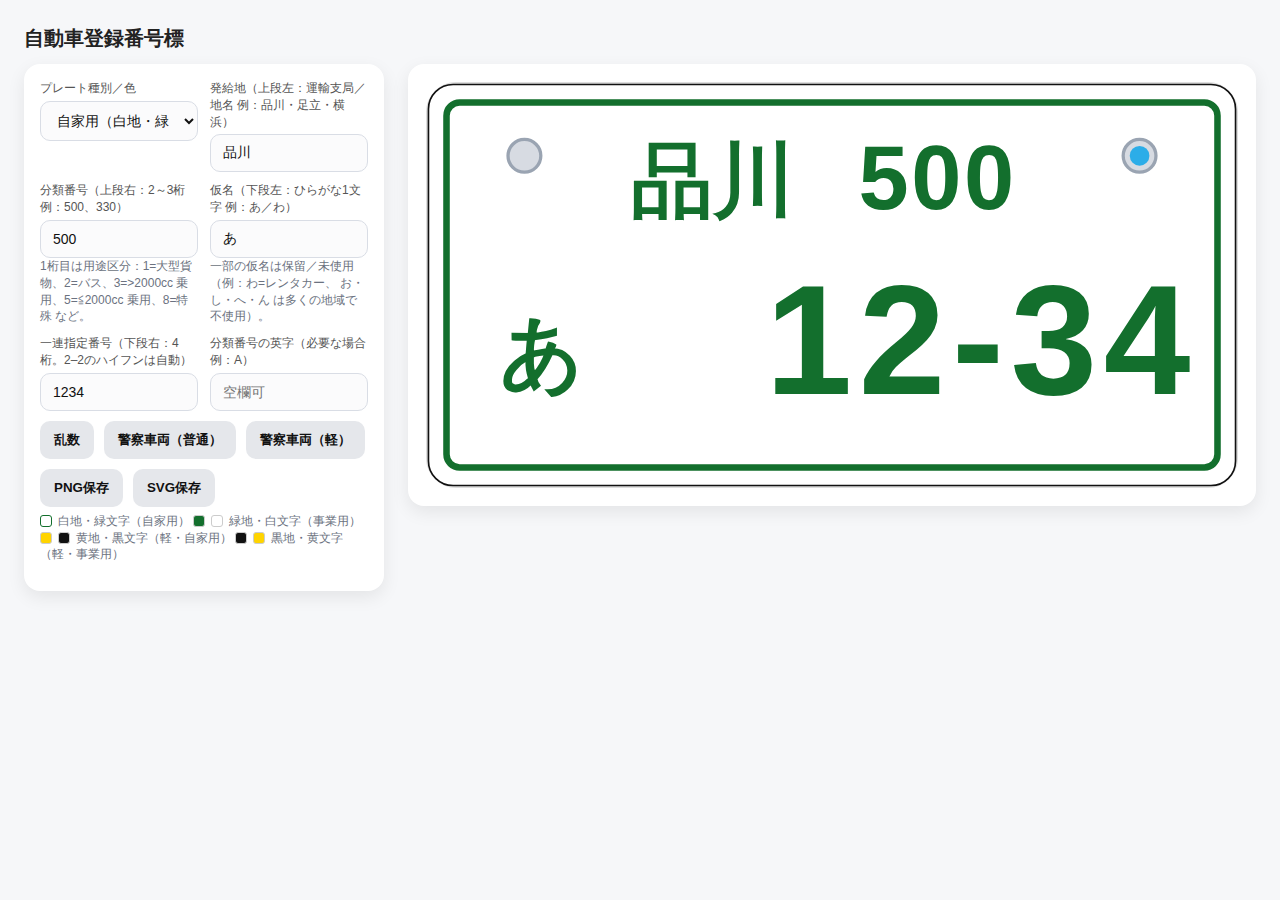
<file: projects/number/index.html>
<!doctype html>
<html lang="ja">
<head>
  <meta charset="utf-8">
  <meta name="viewport" content="width=device-width, initial-scale=1">
  <title>自動車登録番号標</title>
  <style>
    :root{ 
      --plate-width: 990px; 
      --plate-height: 495px; 
      --radius: 30px; 
      --edge: 14px; 
      --green: #136f2d; 
      --white: #ffffff; 
      --yellow: #ffd400; 
      --black: #111111; }
    *{ box-sizing: border-box; }
    body{
      font-family: "Noto Sans JP","Hiragino Sans","Yu Gothic UI","Yu Gothic","MS Gothic","PingFang TC","Noto Sans TC",Arial,Helvetica,sans-serif;
      margin: 0; 
      padding: 24px; 
      background: #f6f7f9; 
      color: #222; 
      line-height: 1.4;
    }
    h1{ 
      margin: 0 0 12px 0; 
      font-size: 20px; 
    }
    .app{ 
      display: grid; 
      grid-template-columns: 360px 1fr; 
      gap: 24px; 
      align-items: start; 
    }
    @media (max-width: 1024px){ .app{ grid-template-columns: 1fr; } }
    .panel{ 
      background: #fff; 
      border-radius: 16px; 
      box-shadow: 0 6px 18px rgba(0,0,0,.08); 
      padding: 16px; 
    }
    .controls .row{ 
      display:flex; 
      gap:12px; 
      margin-bottom: 10px; 
    }
    .controls label{ 
      font-size: 12px; 
      color:#555; 
      display:block; 
      margin-bottom:4px; 
    }
    .controls input[type="text"], 
    .controls input[type="number"], 
    .controls select{
      width: 100%; 
      font-size: 14px; 
      padding: 10px 12px; 
      border: 1px solid #d9dde5; 
      border-radius: 10px; 
      background: #fbfbfc; 
      outline: none; 
      color: #111;
    }
    .muted{ 
      font-size: 12px; 
      color:#6b7280; 
    }
    .btns{ 
      display:flex; 
      gap:10px; 
      flex-wrap: wrap; 
      margin-top: 8px; 
    }
    button{ 
      appearance: none; 
      border: 0; 
      border-radius: 10px; 
      padding: 10px 14px; 
      background: #1f6feb; 
      color: white; 
      font-weight: 600; 
      cursor: pointer; 
    }
    button.secondary{ 
      background:#e5e7eb; 
      color:#111; 
    }
    button.warning{ 
      background:#16a34a; 
    }
    .stage{ 
      display:flex; 
      justify-content:center; 
      align-items:center; 
      padding: 18px; 
    }
    svg{ 
      width: min(100%, var(--plate-width)); 
      height: auto; display:block; 
      border-radius: var(--radius); 
      background: #ddd; 
    }
    .plate{ 
      rx: var(--radius); 
      ry: var(--radius); 
      stroke:#111; 
      stroke-width:2; 
    }
    .inner{ 
      rx: calc(var(--radius) - var(--edge)); 
      ry: calc(var(--radius) - var(--edge)); 
      stroke-width: 8; 
    }
    .top-line{ 
      font-weight: 700; 
    }
    .office{ 
      font-size: 100px; 
    }
    .class-code{ 
      font-size: 110px; 
      letter-spacing: 3px; 
    }
    .bottom-line{ 
      font-weight: 800; 
    }
    .kana{ 
      font-size: 100px; 
    }
    .serial{ 
      font-size: 190px; 
      letter-spacing: 8px; 
    }
    .bolt{ 
      fill:#d7dbe2; 
      stroke:#9aa4b2; 
      stroke-width:4; 
    }
    .seal{ 
      fill:#0ea5e9; 
      opacity:.85; 
    }
    .legend{ 
      font-size: 12px; 
      color:#6b7280; 
      margin-top:6px; 
    }
    .colorchip{ 
      display:inline-block; 
      width:12px; 
      height:12px; 
      border-radius:3px; 
      margin-right:6px; 
      vertical-align: -2px; 
      border:1px solid #ccc;
    }
    .row.inline > *{ 
      flex:1; 
    }
    
    /* 英字改併入分類番号 */
    #smallSuffixText{ display:none; } 
  </style>
</head>
<body>
  <h1>自動車登録番号標</h1>
  <div class="app">
    <div class="panel controls">
      <div class="row inline">
        <div>
          <label>プレート種別／色</label>
          <select id="plateType">
            <option value="private">自家用（白地・緑文字）</option>
            <option value="commercial">事業用（緑地・白文字）</option>
            <option value="kei_private">軽自動車・自家用（黄地・黒文字）</option>
            <option value="kei_commercial">軽自動車・事業用（黒地・黄文字）</option>
          </select>
        </div>
        <div>
          <label>発給地（上段左：運輸支局／地名 例：品川・足立・横浜）</label>
          <input id="office" type="text" value="品川" maxlength="6" placeholder="例：品川／足立／横浜／名古屋">
        </div>
      </div>

      <div class="row inline">
        <div>
          <label>分類番号（上段右：2～3桁 例：500、330）</label>
          <input id="classCode" type="text" value="500" pattern="[0-9A-Za-z]{2,3}" maxlength="3">
          <div class="muted">1桁目は用途区分：1=大型貨物、2=バス、3=&gt;2000cc 乗用、5=≦2000cc 乗用、8=特殊 など。</div>
        </div>
        <div>
          <label>仮名（下段左：ひらがな1文字 例：あ／わ）</label>
          <input id="kana" type="text" value="あ" maxlength="1">
          <div class="muted">一部の仮名は保留／未使用（例：わ=レンタカー、 お・し・へ・ん は多くの地域で不使用）。</div>
        </div>
      </div>

      <div class="row inline">
        <div>
          <label>一連指定番号（下段右：4桁。2–2のハイフンは自動）</label>
          <input id="serial" type="number" value="1234" min="0" max="9999" step="1">
        </div>
        <div>
          <label>分類番号の英字（必要な場合 例：A）</label>
          <input id="smallSuffix" type="text" value="" maxlength="1" placeholder="空欄可">
        </div>
      </div>

      <div class="btns">
        <button id="randomBtn" class="secondary">乱数</button>
        <button id="policeNormalBtn" class="secondary">警察車両（普通）</button>
        <button id="policeKeiBtn" class="secondary">警察車両（軽）</button>
        <button id="downloadPngBtn" class="secondary">PNG保存 </button>
        <button id="downloadSvgBtn" class="secondary">SVG保存</button>
      </div>

      <p class="legend">
        <span class="colorchip" style="background:#fff;border:1px solid #136f2d"></span>白地・緑文字（自家用）
        <span class="colorchip" style="background:#136f2d"></span><span class="colorchip" style="background:#fff"></span>緑地・白文字（事業用）
        <span class="colorchip" style="background:#ffd400"></span><span class="colorchip" style="background:#111"></span>黄地・黒文字（軽・自家用）
        <span class="colorchip" style="background:#111"></span><span class="colorchip" style="background:#ffd400"></span>黒地・黄文字（軽・事業用）
      </p>
    </div>

    <div class="panel stage">
      <svg id="plateSvg" viewBox="0 0 990 495" xmlns="http://www.w3.org/2000/svg" role="img" aria-label="ナンバープレート プレビュー">
        <!-- 外框 -->
        <rect x="3" y="3" width="984" height="489" class="plate" fill="white"/>
        <rect x="25" y="25" width="940" height="445" class="inner" fill="none" stroke="#136f2d"/>
        <!-- 螺絲與封印 -->
        <circle class="bolt" cx="120" cy="90" r="20"/>
        <circle class="bolt" cx="870" cy="90" r="20"/>
        <circle class="seal" cx="870" cy="90" r="12"/>
        <!-- 上排：發牌地 + 類別番号（含英字） -->
        <text id="officeText" class="top-line office" x="250" y="155" fill="#136f2d">品川</text>
        <text id="classCodeText" class="top-line class-code" x="720" y="155" fill="#136f2d" text-anchor="end">500</text>
        <text id="smallSuffixText" class="top-line" x="652" y="90" fill="#136f2d" font-size="64" font-weight="800"> </text> <!-- 已用 CSS 隱藏 -->
        <!-- 下排：假名 + 序號 -->
        <text id="kanaText" class="bottom-line kana" x="90" y="365" fill="#136f2d">あ</text>
        <text id="serialText" class="bottom-line serial" x="940" y="380" fill="#136f2d" text-anchor="end">12-34</text>
      </svg>
    </div>
  </div>

  <script>
    const $ = (sel)=>document.querySelector(sel);
    const office = $("#office");
    const classCode = $("#classCode");
    const kana = $("#kana");
    const serial = $("#serial");
    const smallSuffix = $("#smallSuffix");
    const plateType = $("#plateType");

    const officeText = $("#officeText");
    const classCodeText = $("#classCodeText");
    const kanaText = $("#kanaText");
    const serialText = $("#serialText");
    const smallSuffixText = $("#smallSuffixText");
    const plateRect = document.querySelector("rect.plate");
    const innerRect = document.querySelector("rect.inner");

    const fills = {
      private:     { bg: "#ffffff", fg: "#136f2d" },
      commercial:  { bg: "#136f2d", fg: "#ffffff" },
      kei_private: { bg: "#ffd400", fg: "#111111" },
      kei_commercial:{ bg: "#111111", fg: "#ffd400" },
    };

    function updateColors(){
      const {bg, fg} = fills[plateType.value];
      plateRect.setAttribute("fill", bg);
      innerRect.setAttribute("stroke", (plateType.value==="commercial"||plateType.value==="kei_commercial") ? bg : fg);
      officeText.setAttribute("fill", fg);
      classCodeText.setAttribute("fill", fg);
      smallSuffixText.setAttribute("fill", fg);
      kanaText.setAttribute("fill", fg);
      serialText.setAttribute("fill", fg);
    }

    function normalizeClassCode(v){
      v = (v || "").toUpperCase().replace(/[^0-9A-Z]/g,"").slice(0,3);
      if(v.length<2) v="50".slice(0,2);
      return v;
    }
    function composeClassCode(cc, letter){
      let L = (letter||"").toUpperCase().replace(/[^ACFHKLMPXY]/g,"").slice(0,1);
      if(!L) return cc;
      if(cc.length>=3) return cc.slice(0,2) + L;
      if(cc.length===2) return cc + L;
      return cc;
    }
    
    function formatSerial(n){
      let s = String(Math.max(0, Math.min(9999, parseInt(n,10) || 0))).padStart(4,"0");
      const leadZeros = s.match(/^0+/);
      if(leadZeros){
        const dots = "・".repeat(leadZeros[0].length);
        s = dots + s.slice(leadZeros[0].length);
      }
      return s.slice(0,2) + "-" + s.slice(2); 
    }

    function normalizeKana(k){
      if(!k) return "あ";
      const ch = [...k][0];
      return ch;
    }

    // 讓上排「地名」與「類別番号」固定最小間距避免重疊
    function layoutTopLine(minGap = 20){
      const innerLeft = 25, innerWidth = 940, rightMargin = 30;
      const maxRight = innerLeft + innerWidth - rightMargin;   // 965-30=935
      const baseRight = 720;                                    
      const officeX = parseFloat(officeText.getAttribute('x')) || 0;
      const officeRight = officeX + officeText.getBBox().width; // 地名右邊界
      const codeWidth = classCodeText.getBBox().width;          // 番號寬度
      let desiredRight = Math.max(baseRight, officeRight + minGap + codeWidth);
      if (desiredRight > maxRight) desiredRight = maxRight;
      classCodeText.setAttribute('x', desiredRight);
    }

    function update(){
      officeText.textContent = office.value || "品川";
      const cc = normalizeClassCode(classCode.value);
      classCodeText.textContent = composeClassCode(cc, smallSuffix.value);
      kanaText.textContent = normalizeKana(kana.value);
      serialText.textContent = formatSerial(serial.value);
      updateColors();
      layoutTopLine();
    }

    // 警用預設
    function applyPolicePreset({type="normal", marked=true} = {}){     
        plateType.value = (type === "kei") ? "kei_private" : "private";

        // 分類番号：標示車偏向 800，覆面車偏向 3xx/5xx
  classCode.value = marked
    ? randOf(["800","800","300","500","530"])   // 讓 800 比例高一點
    : randOf(["300","330","500","530"]);

  // 假名：自家用集合，排除租賃/不使用的假名
  const banned = new Set(["わ","お","し","へ","ん","れ"]); // 視需要保留/刪去「れ」
  const pool = [..."さすせそたちつてとなにぬねのはひふほまみむめもやゆよらりるろ"]
               .filter(k => !banned.has(k));
  kana.value = randOf(pool);
      
      update();
    }

    // === 匯出：把必要樣式內嵌到 SVG ===
    function buildSvgForExport(){
      const src = document.getElementById('plateSvg');
      const svg = src.cloneNode(true);
      svg.setAttribute('xmlns','http://www.w3.org/2000/svg');
      svg.setAttribute('xmlns:xlink','http://www.w3.org/1999/xlink');

      const plateRect = svg.querySelector('rect.plate');
      const innerRect = svg.querySelector('rect.inner');
      if (plateRect){ plateRect.setAttribute('rx','30'); plateRect.setAttribute('ry','30'); }
      if (innerRect){ innerRect.setAttribute('rx','16'); innerRect.setAttribute('ry','16'); }

      const style = document.createElement('style');
      style.textContent = `
        svg text{ font-family:"Noto Sans JP","Yu Gothic","MS Gothic",sans-serif; }
        #smallSuffixText{ display:none; }
        .top-line{ font-weight:700; }
        .bottom-line{ font-weight:800; }
        .office{ font-size:100px; }
        .class-code{ font-size:110px; letter-spacing:3px; }
        .kana{ font-size:100px; }
        .serial{ font-size:190px; letter-spacing:8px; }
      `;
      svg.insertBefore(style, svg.firstChild);

      // 確保分類番号（含英字）與序號皆為現值
      const cc = normalizeClassCode(classCode.value);
      svg.querySelector('#classCodeText').textContent = composeClassCode(cc, smallSuffix.value);
      svg.querySelector('#serialText').textContent = formatSerial(serial.value);

      return new XMLSerializer().serializeToString(svg);
    }

    function download(filename, content, type="image/svg+xml"){
      const blob = new Blob([content], {type});
      const url = URL.createObjectURL(blob);
      const a = document.createElement("a");
      a.href = url; a.download = filename;
      document.body.appendChild(a); a.click();
      a.remove(); URL.revokeObjectURL(url);
    }

    function downloadSVG(){
      const svgData = buildSvgForExport();
      download("jp-plate.svg", svgData);
    }

    function downloadPNG(){
      const svgData = buildSvgForExport();
      const svgBlob = new Blob([svgData], {type: "image/svg+xml;charset=utf-8"});
      const url = URL.createObjectURL(svgBlob);
      const img = new Image();
      img.onload = function(){
        const scale = 2;
        const canvas = document.createElement("canvas");
        canvas.width = 990 * scale;
        canvas.height = 495 * scale;
        const ctx = canvas.getContext("2d");
        ctx.fillStyle = "#ffffff";
        ctx.fillRect(0,0,canvas.width,canvas.height);
        ctx.drawImage(img, 0, 0, canvas.width, canvas.height);
        URL.revokeObjectURL(url);
        canvas.toBlob((blob)=>{
          const dl = URL.createObjectURL(blob);
          const a = document.createElement("a");
          a.href = dl; a.download = "jp-plate.png";
          document.body.appendChild(a); a.click();
          a.remove(); URL.revokeObjectURL(dl);
        }, "image/png");
      };
      img.src = url;
    }

    function randOf(arr){ return arr[Math.floor(Math.random()*arr.length)]; }
    const offices = ["品川","足立","横浜","多摩","名古屋","大阪","京都","神戸","福岡","札幌","大宮","練馬","所沢","川越","成田"];
    const kanaPrivate = [..."さすせそたちつてとなにぬねのはひふほまみむめもやゆよらりるろわ"];
    const kanaCommercial = [..."あいうえかきくけこを"];
    function randomize(){
      plateType.value = randOf(["private","commercial","kei_private","kei_commercial"]);
      office.value = randOf(offices);
      classCode.value = randOf(["300","330","500","530","700","800"]);
      kana.value = (plateType.value==="commercial"||plateType.value==="kei_commercial") ? randOf(kanaCommercial) : randOf(kanaPrivate);
      serial.value = Math.floor(Math.random()*10000).toString().padStart(4,"0");
      smallSuffix.value = Math.random()<0.25 ? randOf("ACFHKLMPXY".split("")) : "";
      update();
    }

    [office,classCode,kana,serial,plateType,smallSuffix].forEach(el=>{
      el.addEventListener("input", update);
      el.addEventListener("change", update);
    });
    document.getElementById("randomBtn").addEventListener("click",(e)=>{ e.preventDefault(); randomize(); });
    document.getElementById("policeNormalBtn").addEventListener("click",(e)=>{ e.preventDefault(); applyPolicePreset({ type:"normal" }); });
    document.getElementById("policeKeiBtn").addEventListener("click",(e)=>{ e.preventDefault(); applyPolicePreset({ type:"kei" }); });
    document.getElementById("downloadSvgBtn").addEventListener("click",(e)=>{ e.preventDefault(); downloadSVG(); });
    document.getElementById("downloadPngBtn").addEventListener("click",(e)=>{ e.preventDefault(); downloadPNG(); });

    update();
  </script>
</body>
</html>
</file>
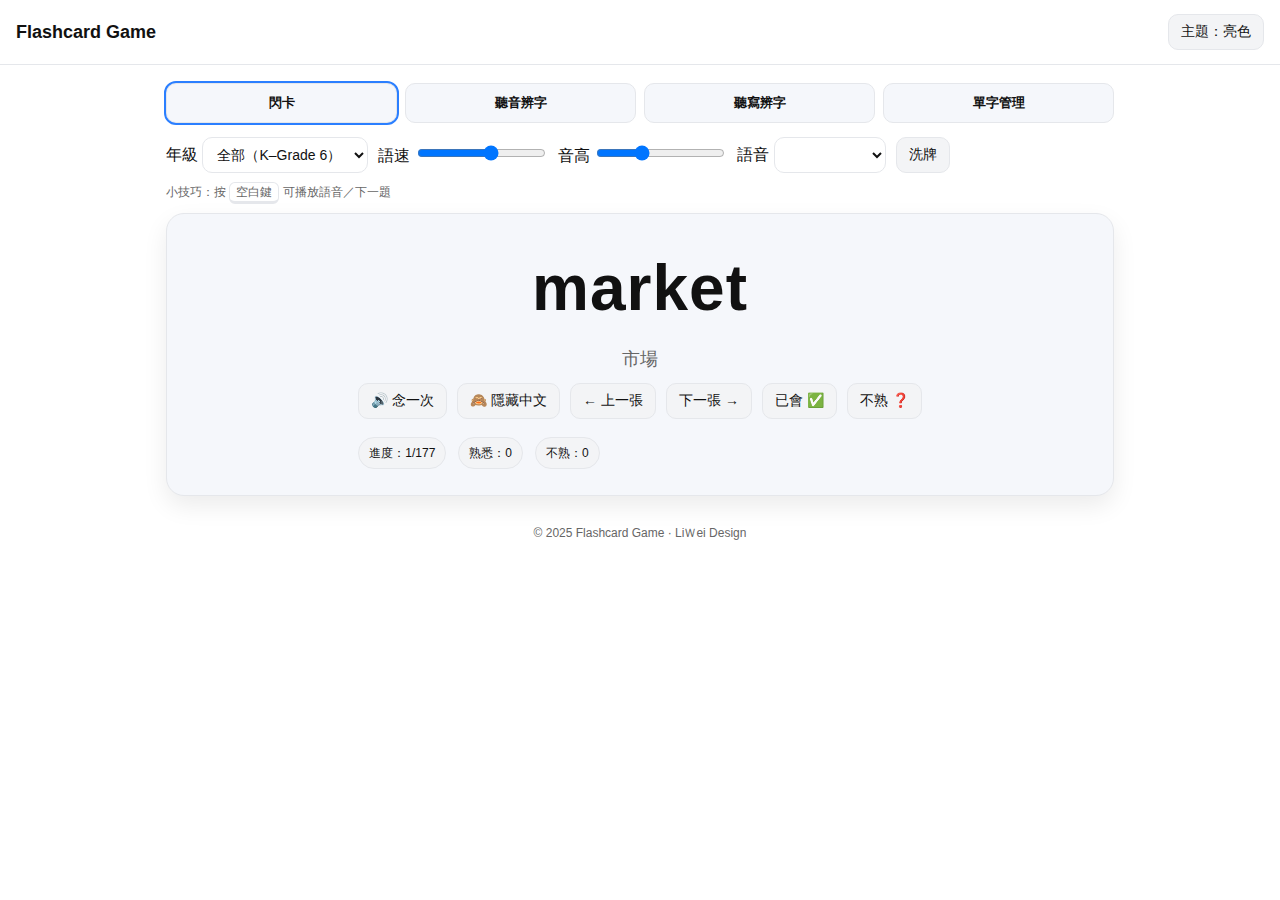
<file: projects/vocab-trainer/index.html>
<!DOCTYPE html>
<html lang="zh-Hant">
<head>
  <meta charset="UTF-8" />
  <meta name="viewport" content="width=device-width, initial-scale=1.0" />
  <title>Flashcard Game</title>
  <style>
    :root {
      --bg: #ffffff;
      --fg: #111111;
      --muted: #666666;
      --primary: #2b7fff;
      --ok: #10b981;
      --bad: #ef4444;
      --card: #f5f7fb;
      --border: #e5e7eb;
      --shadow: 0 10px 25px rgba(0,0,0,.08);
      --btn-bg: #f3f4f6;
    }
    [data-theme="dark"]{
      --bg: #0b0e11;
      --fg: #f5f7fb;
      --muted: #98a2b3;
      --primary: #76a8ff;
      --ok: #34d399;
      --bad: #f87171;
      --card: #151a21;
      --border: #1f2937;
      --shadow: 0 10px 25px rgba(0,0,0,.35);
      --btn-bg: #1f2937;
    }
    * { box-sizing: border-box; }
    html, body { height: 100%; }
    body {
      margin: 0;
      font-family: ui-sans-serif, -apple-system, "Segoe UI", Roboto, "Noto Sans TC", "Helvetica Neue", Arial, "Apple Color Emoji", "Segoe UI Emoji", "Segoe UI Symbol";
      background: var(--bg);
      color: var(--fg);
      line-height: 1.5;
    }
    header {
      position: sticky; top: 0; z-index: 10;
      background: var(--bg);
      border-bottom: 1px solid var(--border);
      display: flex; align-items: center; gap: 12px;
      padding: 14px 16px;
    }
    h1 { font-size: 18px; margin: 0; }
    .spacer { flex: 1; }
    .theme-toggle, .btn {
      appearance: none; border: 1px solid var(--border);
      background: var(--btn-bg); color: var(--fg);
      padding: 8px 12px; border-radius: 10px; cursor: pointer;
      font-size: 14px; transition: transform .06s ease, background .2s ease;
    }
    .theme-toggle:active, .btn:active { transform: scale(.98); }
    .container { max-width: 980px; margin: 0 auto; padding: 18px 16px 28px; }
    .tabs {
      display: grid;
      grid-template-columns: repeat(auto-fit, minmax(130px, 1fr));
      gap: 8px; margin-bottom: 14px;
    }
    .tab-btn {
      padding: 10px 10px; border-radius: 10px; border: 1px solid var(--border);
      background: var(--card); color: var(--fg); cursor: pointer; font-weight: 600;
    }
    .tab-btn.active { outline: 2px solid var(--primary); }
    .panel { display: none; }
    .panel.active { display: block; }

    .row { display: flex; flex-wrap: wrap; gap: 10px; align-items: center; }
    .stack { display: grid; gap: 10px; }
    .select, input[type="text"]{
      background: var(--bg); color: var(--fg); border: 1px solid var(--border);
      padding: 8px 10px; border-radius: 10px; font-size: 14px;
    }
    .hint { color: var(--muted); font-size: 12px; }

    /* 卡片 */
    .flashcard {
      background: var(--card); border: 1px solid var(--border); border-radius: 18px;
      min-height: 240px; padding: 26px; display: grid; place-items: center; text-align: center;
      box-shadow: var(--shadow);
    }
    .big {
      font-size: clamp(36px, 7vw, 64px);
      letter-spacing: 1px; font-weight: 800;
    }
    .meaning { font-size: 18px; color: var(--muted); }
    .controls { display: flex; gap: 10px; flex-wrap: wrap; justify-content: center; }
    .pill { padding: 6px 10px; border-radius: 999px; border: 1px solid var(--border); background: var(--btn-bg); }
    .badge { font-size: 12px; color: var(--muted); }

    /* 選擇題 */
    .choices { display: grid; gap: 10px; margin-top: 10px; }
    @media (min-width: 560px){ .choices { grid-template-columns: repeat(2, 1fr); } }
    .choice {
      padding: 14px 16px; border-radius: 12px; border: 1px solid var(--border);
      background: var(--bg); cursor: pointer; font-size: 18px; font-weight: 700; color: var(--fg); /* 新增：讓按鈕文字跟著主題走（亮=深色字、暗=白字） */
    }
    .choice.ok { outline: 2px solid var(--ok); }
    .choice.bad { outline: 2px solid var(--bad); }

    /* 記錄區 */
    .stats { display: flex; gap: 12px; flex-wrap: wrap; margin-top: 8px; }
    .stat { padding: 6px 10px; border-radius: 999px; border: 1px solid var(--border); background: var(--btn-bg); font-size: 12px; }

    footer { margin-top: 28px; color: var(--muted); font-size: 12px; text-align: center; }
    .kbd { border: 1px solid var(--border); border-bottom-width: 3px; border-radius: 6px; padding: 2px 6px; font-family: ui-monospace, SFMono-Regular, Menlo, Consolas, monospace; }

    .section {
      border: 1px solid var(--border);
      background: var(--card);
      border-radius: 16px;
      padding: 16px;
    }
  </style>
</head>
<body>
  <header>
    <h1>Flashcard Game</h1>
    <div class="spacer"></div>
    <button class="theme-toggle" id="themeToggle" aria-label="切換主題">主題：<span id="themeLabel">亮色</span></button>
  </header>

  <div class="container">
    <div class="tabs" role="tablist">
      <button class="tab-btn active" role="tab" aria-selected="true" data-tab="flash">閃卡</button>
      <button class="tab-btn" role="tab" aria-selected="false" data-tab="listen">聽音辨字</button>
      <button class="tab-btn" role="tab" aria-selected="false" data-tab="dict">聽寫辨字</button>
      <button class="tab-btn" role="tab" aria-selected="false" data-tab="manage">單字管理</button>
    </div>

    <!-- 控制列（共用） -->
    <div class="row" style="margin-bottom:12px;">
      <label>年級
        <select class="select" id="levelFilter">
          <option value="ALL">全部（K–Grade 6）</option>
          <option value="K">Kindergarten (K)</option>
          <option value="G1">Grade 1</option>
          <option value="G2">Grade 2</option>
          <option value="G3">Grade 3</option>
          <option value="G4">Grade 4</option>
          <option value="G5">Grade 5</option>
          <option value="G6">Grade 6</option>
        </select>
      </label>
      <label>語速
        <input type="range" id="rate" min="0.6" max="1.2" value="0.95" step="0.05" />
      </label>
      <label>音高
        <input type="range" id="pitch" min="0.8" max="1.4" value="1.0" step="0.05" />
      </label>
      <!-- 新增：語音選擇器 -->
      <label>語音
        <select class="select" id="voiceSelect">
          <option>載入中…</option>
        </select>
      </label>
      <span id="voiceBadge" class="pill badge" hidden>語音：<span id="voiceName">偵測中…</span></span>
      <button class="btn" id="shuffleBtn">洗牌</button>
      <span class="hint">小技巧：按 <span class="kbd">空白鍵</span> 可播放語音／下一題</span>
    </div>

    <!-- 閃卡 -->
    <section id="panel-flash" class="panel active">
      <div class="flashcard" id="flashcard" tabindex="0" aria-live="polite">
        <div class="stack">
          <div class="big" id="flashWord">apple</div>
          <div class="meaning" id="flashMeaning">蘋果</div>
          <div class="controls">
            <button class="btn" id="speakFlash">🔊 念一次</button>
            <button class="btn" id="toggleMeaning">🙈 隱藏中文</button>
            <button class="btn" id="prevBtn">← 上一張</button>
            <button class="btn" id="nextBtn">下一張 →</button>
            <button class="btn" id="markKnown">已會 ✅</button>
            <button class="btn" id="markUnknown">不熟 ❓</button>
          </div>
          <div class="stats">
            <div class="stat">進度：<span id="progress">0/0</span></div>
            <div class="stat">熟悉：<span id="knownCount">0</span></div>
            <div class="stat">不熟：<span id="unknownCount">0</span></div>
          </div>
        </div>
      </div>
    </section>

    <!-- 聽音辨字（選擇題） -->
    <section id="panel-listen" class="panel">
      <div class="section">
        <div class="row">
          <label>選項數
            <select id="choiceCount" class="select">
              <option>2</option><option selected>3</option><option>4</option>
            </select>
          </label>
          <label class="pill"><input type="checkbox" id="listenOnlyUnknown"> 只練不熟</label>
          <button class="btn" id="playListen">🔊 播放題目</button>
          <button class="btn" id="nextListen">下一題</button>
          <div class="stats">
            <div class="stat">答對：<span id="l-correct">0</span></div>
            <div class="stat">答錯：<span id="l-wrong">0</span></div>
          </div>
        </div>
        <div class="flashcard" style="min-height: 150px;">
          <div class="stack" style="width:100%;">
            <div id="listenPrompt" class="meaning">按「播放題目」，聽音後選正確單字</div>
            <div class="choices" id="choices"></div>
          </div>
        </div>
      </div>
    </section>

    <!-- 聽寫辨字（打字） -->
    <section id="panel-dict" class="panel">
      <div class="section">
        <div class="row">
          <label class="pill"><input type="checkbox" id="dictOnlyUnknown"> 只練不熟</label>
          <button class="btn" id="playDict">🔊 播放題目</button>
          <button class="btn" id="revealDict">顯示答案</button>
          <button class="btn" id="nextDict">下一題</button>
          <div class="stats">
            <div class="stat">正確：<span id="d-correct">0</span></div>
            <div class="stat">錯誤：<span id="d-wrong">0</span></div>
          </div>
        </div>
        <div class="flashcard" style="min-height: 180px;">
          <div class="stack" style="width:100%; place-items:center; text-align:center;">
            <div id="dictPrompt" class="meaning">按「播放題目」，聽音後拼寫單字</div>
            <input id="dictInput" type="text" class="select" style="font-size:22px; text-align:center; padding:12px 16px; width:min(460px, 90%);" placeholder="輸入聽到的單字，按 Enter 送出" />
            <div class="row" style="justify-content:center;">
              <button class="btn" id="checkDict">送出</button>
              <button class="btn" id="hintDict">提示（第一個字母）</button>
            </div>
            <div id="dictFeedback" class="meaning"></div>
          </div>
        </div>
      </div>
    </section>

    <!-- 單字管理 -->
    <section id="panel-manage" class="panel">
      <div class="section stack">
        <h3 style="margin:0;">新增／管理單字</h3>
        <div class="row">
          <input id="newWord" type="text" placeholder="英文單字 (例如: apple)" />
          <input id="newTw" type="text" placeholder="中文解釋 (例如: 蘋果)" />
          <select id="newLevel" class="select">
            <option value="K">Kindergarten (K)</option>
            <option value="G1">Grade 1</option>
            <option value="G2">Grade 2</option>
            <option value="G3">Grade 3</option>
            <option value="G4">Grade 4</option>
            <option value="G5">Grade 5</option>
            <option value="G6">Grade 6</option>
          </select>
          <button class="btn" id="addWord">加入</button>
        </div>
        <div class="row">
          <button class="btn" id="exportBtn">匯出自訂單字 JSON</button>
          <label class="btn" for="importFile" style="cursor:pointer;">匯入 JSON</label>
          <input id="importFile" type="file" accept="application/json" style="display:none;" />
        </div>
        <div class="row">
          <button class="btn" id="clearKnown">清空「已會」</button>
          <button class="btn" id="clearUnknown">清空「不熟」</button>
        </div>
        <div class="hint">提示：自訂單字會儲存在本機瀏覽器 (localStorage)。更換裝置或清空瀏覽資料會消失，請記得匯出備份。</div>
        <div class="stack">
          <h4 style="margin:10px 0 0;">目前單字（依美式年級篩選）</h4>
          <div id="wordList"></div>
        </div>
      </div>
    </section>

    <footer>© 2025 Flashcard Game · LiＷei Design</footer>
  </div>

  <script>
    // ====== 資料：基礎單字（K–G6） ======
    const BUILTIN_WORDS = [
      // Kindergarten (K)
      {w:'apple',tw:'蘋果',lv:'K'},{w:'ball',tw:'球',lv:'K'},{w:'cat',tw:'貓',lv:'K'},
      {w:'dog',tw:'狗',lv:'K'},{w:'egg',tw:'蛋',lv:'K'},{w:'fish',tw:'魚',lv:'K'},
      {w:'go',tw:'走；去',lv:'K'},{w:'hat',tw:'帽子',lv:'K'},{w:'ice',tw:'冰',lv:'K'},
      {w:'jam',tw:'果醬',lv:'K'},{w:'kite',tw:'風箏',lv:'K'},{w:'lion',tw:'獅子',lv:'K'},
      {w:'milk',tw:'牛奶',lv:'K'},{w:'nose',tw:'鼻子',lv:'K'},{w:'orange',tw:'柳橙',lv:'K'},
      {w:'pig',tw:'豬',lv:'K'},{w:'queen',tw:'女王',lv:'K'},{w:'red',tw:'紅色',lv:'K'},
      {w:'sun',tw:'太陽',lv:'K'},{w:'toy',tw:'玩具',lv:'K'},{w:'up',tw:'向上',lv:'K'},
      {w:'van',tw:'廂型車',lv:'K'},{w:'water',tw:'水',lv:'K'},{w:'xray',tw:'X 光',lv:'K'},
      {w:'yellow',tw:'黃色',lv:'K'},{w:'zoo',tw:'動物園',lv:'K'},
      // Grade 1
      {w:'ant',tw:'螞蟻',lv:'G1'},{w:'bird',tw:'鳥',lv:'G1'},{w:'blue',tw:'藍色',lv:'G1'},
      {w:'book',tw:'書',lv:'G1'},{w:'bus',tw:'公車',lv:'G1'},{w:'chair',tw:'椅子',lv:'G1'},
      {w:'class',tw:'班級',lv:'G1'},{w:'door',tw:'門',lv:'G1'},{w:'eat',tw:'吃',lv:'G1'},
      {w:'friend',tw:'朋友',lv:'G1'},{w:'happy',tw:'快樂的',lv:'G1'},{w:'jump',tw:'跳',lv:'G1'},
      {w:'me',tw:'我（受格）',lv:'G1'},{w:'mom',tw:'媽媽',lv:'G1'},{w:'open',tw:'打開',lv:'G1'},
      {w:'pen',tw:'原子筆',lv:'G1'},{w:'pencil',tw:'鉛筆',lv:'G1'},{w:'run',tw:'跑',lv:'G1'},
      {w:'school',tw:'學校',lv:'G1'},{w:'table',tw:'桌子',lv:'G1'},{w:'tree',tw:'樹',lv:'G1'},
      {w:'you',tw:'你；妳；你們',lv:'G1'},{w:'yes',tw:'是；好',lv:'G1'},{w:'no',tw:'不是；不',lv:'G1'},
      // Grade 2
      {w:'after',tw:'之後',lv:'G2'},{w:'before',tw:'之前',lv:'G2'},{w:'bring',tw:'帶來',lv:'G2'},
      {w:'brown',tw:'棕色',lv:'G2'},{w:'cook',tw:'煮；廚師',lv:'G2'},{w:'draw',tw:'畫畫',lv:'G2'},
      {w:'drink',tw:'喝；飲料',lv:'G2'},{w:'family',tw:'家庭',lv:'G2'},{w:'far',tw:'遠的',lv:'G2'},
      {w:'fast',tw:'快的',lv:'G2'},{w:'floor',tw:'地板；樓層',lv:'G2'},{w:'light',tw:'光；輕的',lv:'G2'},
      {w:'market',tw:'市場',lv:'G2'},{w:'music',tw:'音樂',lv:'G2'},{w:'near',tw:'近的',lv:'G2'},
      {w:'quiet',tw:'安靜的',lv:'G2'},{w:'right',tw:'右邊；正確',lv:'G2'},{w:'sometimes',tw:'有時候',lv:'G2'},
      {w:'start',tw:'開始',lv:'G2'},{w:'together',tw:'一起',lv:'G2'},{w:'under',tw:'在…之下',lv:'G2'},
      {w:'wash',tw:'洗',lv:'G2'},{w:'watch',tw:'手錶；觀看',lv:'G2'},{w:'white',tw:'白色',lv:'G2'},
      {w:'window',tw:'窗戶',lv:'G2'},{w:'yesterday',tw:'昨天',lv:'G2'},
      // Grade 3
      {w:'animal',tw:'動物',lv:'G3'},{w:'because',tw:'因為',lv:'G3'},{w:'both',tw:'兩者都',lv:'G3'},
      {w:'climb',tw:'攀爬',lv:'G3'},{w:'cloud',tw:'雲',lv:'G3'},{w:'country',tw:'國家；鄉間',lv:'G3'},
      {w:'finish',tw:'完成',lv:'G3'},{w:'future',tw:'未來',lv:'G3'},{w:'health',tw:'健康',lv:'G3'},
      {w:'hour',tw:'小時',lv:'G3'},{w:'important',tw:'重要的',lv:'G3'},{w:'language',tw:'語言',lv:'G3'},
      {w:'matter',tw:'事情；要緊',lv:'G3'},{w:'minute',tw:'分鐘',lv:'G3'},{w:'nature',tw:'自然',lv:'G3'},
      {w:'promise',tw:'承諾；答應',lv:'G3'},{w:'reason',tw:'理由',lv:'G3'},{w:'season',tw:'季節',lv:'G3'},
      {w:'simple',tw:'簡單的',lv:'G3'},{w:'slowly',tw:'慢慢地',lv:'G3'},{w:'solution',tw:'解決方法',lv:'G3'},
      {w:'strong',tw:'強壯的',lv:'G3'},{w:'through',tw:'穿過；透過',lv:'G3'},{w:'village',tw:'村莊',lv:'G3'},
      {w:'weather',tw:'天氣',lv:'G3'},{w:'world',tw:'世界',lv:'G3'},
      // Grade 4
      {w:'accident',tw:'意外；事故',lv:'G4'},{w:'afraid',tw:'害怕的',lv:'G4'},{w:'already',tw:'已經',lv:'G4'},
      {w:'bottle',tw:'瓶子',lv:'G4'},{w:'bridge',tw:'橋',lv:'G4'},{w:'calendar',tw:'日曆',lv:'G4'},
      {w:'careful',tw:'小心的',lv:'G4'},{w:'circle',tw:'圓形',lv:'G4'},{w:'comfortable',tw:'舒服的',lv:'G4'},
      {w:'cousin',tw:'堂／表兄弟姊妹',lv:'G4'},{w:'danger',tw:'危險',lv:'G4'},{w:'delicious',tw:'好吃的',lv:'G4'},
      {w:'describe',tw:'描述',lv:'G4'},{w:'energy',tw:'能量',lv:'G4'},{w:'exercise',tw:'運動；鍛鍊',lv:'G4'},
      {w:'festival',tw:'節日',lv:'G4'},{w:'foreign',tw:'外國的',lv:'G4'},{w:'garbage',tw:'垃圾',lv:'G4'},
      {w:'grass',tw:'草',lv:'G4'},{w:'history',tw:'歷史',lv:'G4'},{w:'island',tw:'島嶼',lv:'G4'},
      {w:'invite',tw:'邀請',lv:'G4'},{w:'mirror',tw:'鏡子',lv:'G4'},{w:'paper',tw:'紙；報紙',lv:'G4'},
      {w:'repair',tw:'修理',lv:'G4'},
      // Grade 5
      {w:'advice',tw:'建議',lv:'G5'},{w:'ancient',tw:'古老的',lv:'G5'},{w:'arrive',tw:'到達',lv:'G5'},
      {w:'attention',tw:'注意',lv:'G5'},{w:'battle',tw:'戰鬥',lv:'G5'},{w:'beach',tw:'海灘',lv:'G5'},
      {w:'believe',tw:'相信',lv:'G5'},{w:'career',tw:'職業；生涯',lv:'G5'},{w:'century',tw:'世紀',lv:'G5'},
      {w:'chemical',tw:'化學的；化學品',lv:'G5'},{w:'company',tw:'公司',lv:'G5'},{w:'courage',tw:'勇氣',lv:'G5'},
      {w:'culture',tw:'文化',lv:'G5'},{w:'custom',tw:'習俗',lv:'G5'},{w:'damage',tw:'損害',lv:'G5'},
      {w:'effect',tw:'效果；影響',lv:'G5'},{w:'electric',tw:'電的',lv:'G5'},{w:'excellent',tw:'優秀的',lv:'G5'},
      {w:'factory',tw:'工廠',lv:'G5'},{w:'famous',tw:'有名的',lv:'G5'},{w:'general',tw:'一般的；將軍',lv:'G5'},
      {w:'government',tw:'政府',lv:'G5'},{w:'human',tw:'人類；人的',lv:'G5'},{w:'illness',tw:'疾病',lv:'G5'},
      {w:'invention',tw:'發明',lv:'G5'},
      // Grade 6
      {w:'achievement',tw:'成就',lv:'G6'},{w:'architecture',tw:'建築',lv:'G6'},{w:'atmosphere',tw:'大氣；氣氛',lv:'G6'},
      {w:'behavior',tw:'行為',lv:'G6'},{w:'challenge',tw:'挑戰',lv:'G6'},{w:'community',tw:'社區',lv:'G6'},
      {w:'competition',tw:'競爭',lv:'G6'},{w:'conclusion',tw:'結論',lv:'G6'},{w:'conservation',tw:'保育；節約',lv:'G6'},
      {w:'continent',tw:'大陸；洲',lv:'G6'},{w:'cooperation',tw:'合作',lv:'G6'},{w:'discovery',tw:'發現',lv:'G6'},
      {w:'education',tw:'教育',lv:'G6'},{w:'environment',tw:'環境',lv:'G6'},{w:'evidence',tw:'證據',lv:'G6'},
      {w:'experiment',tw:'實驗',lv:'G6'},{w:'independent',tw:'獨立的',lv:'G6'},{w:'influence',tw:'影響',lv:'G6'},
      {w:'international',tw:'國際的',lv:'G6'},{w:'literature',tw:'文學',lv:'G6'},{w:'population',tw:'人口',lv:'G6'},
      {w:'principle',tw:'原則',lv:'G6'},{w:'responsible',tw:'負責的',lv:'G6'},{w:'solution',tw:'解決方法',lv:'G6'},
      {w:'technology',tw:'科技',lv:'G6'}
    ];

    // ====== 工具 & 儲存 ======
    const $ = (q, el=document) => el.querySelector(q);
    const $$ = (q, el=document) => Array.from(el.querySelectorAll(q));
    const STORAGE_KEYS = {
      THEME: 'fc-theme',
      CUSTOM: 'fc-custom-words',
      KNOWN: 'fc-known',
      UNKNOWN: 'fc-unknown',
      VOICE: 'fc-voice' // 新增：記住語音偏好
    };
    function loadTheme(){
      const saved = localStorage.getItem(STORAGE_KEYS.THEME) || 'light';
      document.documentElement.setAttribute('data-theme', saved === 'dark' ? 'dark' : 'light');
      $('#themeLabel').textContent = saved === 'dark' ? '深色' : '亮色';
    }
    function toggleTheme(){
      const cur = document.documentElement.getAttribute('data-theme') === 'dark' ? 'dark' : 'light';
      const next = cur === 'dark' ? 'light' : 'dark';
      document.documentElement.setAttribute('data-theme', next);
      $('#themeLabel').textContent = next === 'dark' ? '深色' : '亮色';
      localStorage.setItem(STORAGE_KEYS.THEME, next);
    }
    function getCustomWords(){ try{ return JSON.parse(localStorage.getItem(STORAGE_KEYS.CUSTOM)||'[]'); }catch{ return []; } }
    function saveCustomWords(list){ localStorage.setItem(STORAGE_KEYS.CUSTOM, JSON.stringify(list)); }
    function allWords(){ return [...BUILTIN_WORDS, ...getCustomWords()].sort((a,b)=> a.w.localeCompare(b.w)); }
    function getKnown(){ try{ return JSON.parse(localStorage.getItem(STORAGE_KEYS.KNOWN)||'[]'); }catch{ return []; } }
    function getUnknown(){ try{ return JSON.parse(localStorage.getItem(STORAGE_KEYS.UNKNOWN)||'[]'); }catch{ return []; } }
    function addToList(key, w){
      const set = new Set(JSON.parse(localStorage.getItem(key) || '[]'));
      set.add(w); localStorage.setItem(key, JSON.stringify([...set]));
    }
    function clearList(key){ localStorage.removeItem(key); }

    function sample(arr){ return arr[Math.floor(Math.random()*arr.length)]; }
    function shuffle(arr){ for(let i=arr.length-1;i>0;i--){ const j=Math.floor(Math.random()*(i+1)); [arr[i],arr[j]]=[arr[j],arr[i]]; } return arr; }

    // ====== 語音（TTS） ======
    let VOICES = [];
    function pickVoice(){
      const sel = document.querySelector('#voiceSelect');
      if(sel && VOICES.length){
        const i = parseInt(sel.value, 10) || 0;
        return VOICES[i] || VOICES[0] || null;
      }
      return VOICES[0] || null;
    }
    function speak(text){
      if(!('speechSynthesis' in window)) return alert('此瀏覽器不支援語音朗讀。');
      const u = new SpeechSynthesisUtterance(text);
      u.rate = parseFloat($('#rate').value);
      u.pitch = parseFloat($('#pitch').value);
      const v = pickVoice(); if(v) u.voice = v;
      speechSynthesis.cancel(); speechSynthesis.speak(u);
    }
    function initVoices(){
      VOICES = window.speechSynthesis.getVoices();
      // 只列英文語音（若沒有英文則保留全部）
      const en = VOICES.filter(v => /^en([-_]|$)/i.test(v.lang));
      if(en.length) VOICES = en;

      const sel = document.querySelector('#voiceSelect');
      if(!sel) return;

      sel.innerHTML = VOICES.map((v, i) => `<option value="${i}">${v.name} · ${v.lang}</option>`).join('') || '<option>未找到語音</option>';

      const savedName = localStorage.getItem(STORAGE_KEYS.VOICE);
      const prefs = ['en-US','en-GB','en-AU','en-CA'];
      let index = 0;

      if(savedName){
        const k = VOICES.findIndex(v => v.name === savedName);
        if(k >= 0) index = k;
      }else{
        for(const p of prefs){
          const k = VOICES.findIndex(v => v.lang.startsWith(p));
          if(k >= 0){ index = k; break; }
        }
      }

      sel.value = String(index);
      const v = VOICES[index];
      $('#voiceName').textContent = v ? `${v.name} · ${v.lang}` : '未找到語音';
    }
    window.speechSynthesis?.addEventListener('voiceschanged', initVoices);

    // ====== 狀態 ======
    let currentTab = 'flash';
    let pool = []; let order = []; let idx = 0;
    let listenAnswer = null, lCorrect = 0, lWrong = 0;
    let dictAnswer = null, dCorrect = 0, dWrong = 0;

    // ====== 年級過濾（美式） ======
    function byLevel(list){
      const lv = $('#levelFilter').value;
      return lv === 'ALL' ? list : list.filter(x=> x.lv === lv);
    }
    function sourceForMode(base){
      if((currentTab==='listen' && $('#listenOnlyUnknown')?.checked) ||
         (currentTab==='dict' && $('#dictOnlyUnknown')?.checked)){
        const unk = new Set(getUnknown());
        return base.filter(x=> unk.has(x.w));
      }
      return base;
    }
    function refreshPool(){
      pool = sourceForMode(byLevel(allWords()));
      order = pool.map((_,i)=>i); shuffle(order); idx = 0;
      renderFlash(); renderWordList(); resetListen(); resetDict();
    }

    // ====== 閃卡 ======
    function renderFlash(){
      if(pool.length === 0){
        $('#flashWord').textContent = '（此年級目前沒有單字）';
        $('#flashMeaning').textContent = '請切換年級，或到「單字管理」新增單字。';
        $('#progress').textContent = '0/0';
        $('#knownCount').textContent = getKnown().length;
        $('#unknownCount').textContent = getUnknown().length;
        return;
      }
      const i = order[idx], item = pool[i];
      $('#flashWord').textContent = item.w;
      $('#flashMeaning').textContent = item.tw;
      $('#progress').textContent = `${idx+1}/${order.length}`;
      $('#knownCount').textContent = getKnown().length;
      $('#unknownCount').textContent = getUnknown().length;
    }
    function nextFlash(){ if(pool.length){ idx = (idx+1)%order.length; renderFlash(); } }
    function prevFlash(){ if(pool.length){ idx = (idx-1+order.length)%order.length; renderFlash(); } }
    function toggleMeaning(){
      const el = $('#flashMeaning');
      const hidden = el.style.visibility === 'hidden';
      el.style.visibility = hidden ? 'visible' : 'hidden';
      $('#toggleMeaning').textContent = hidden ? '🙈 隱藏中文' : '👀 顯示中文';
    }

    // ====== 聽音辨字 ======
    function resetListen(){
      listenAnswer = null;
      $('#listenPrompt').textContent = '按「播放題目」，聽音後選正確單字';
      $('#choices').innerHTML = '';
    }
    function currentPool(){ return sourceForMode(byLevel(allWords())); }
    function newListenQuestion(){
      const list = currentPool(); if(list.length === 0){ resetListen(); return; }
      const count = parseInt($('#choiceCount').value, 10);
      const answer = sample(list); listenAnswer = answer.w;
      $('#listenPrompt').textContent = '請選出剛剛聽到的單字';
      const others = list.filter(x=> x.w !== answer.w); shuffle(others);
      const options = shuffle([answer.w, ...others.slice(0, Math.max(1,count-1)).map(x=>x.w)]);
      const box = $('#choices'); box.innerHTML = '';
      options.forEach(opt=>{
        const btn = document.createElement('button');
        btn.className = 'choice'; btn.textContent = opt;
        btn.addEventListener('click', ()=>{
          if(opt === listenAnswer){
            btn.classList.add('ok'); lCorrect++; $('#l-correct').textContent = lCorrect;
            addToList(STORAGE_KEYS.KNOWN, opt);
          }else{
            btn.classList.add('bad'); lWrong++; $('#l-wrong').textContent = lWrong;
            addToList(STORAGE_KEYS.UNKNOWN, listenAnswer);
          }
        }, {once:true});
        btn.addEventListener('mouseenter', ()=> speak(opt));
        box.appendChild(btn);
      });
      speak(answer.w);
    }

    // ====== 聽寫辨字 ======
    function resetDict(){
      dictAnswer = null;
      $('#dictPrompt').textContent = '按「播放題目」，聽音後拼寫單字';
      $('#dictFeedback').textContent = '';
      $('#dictInput').value = '';
    }
    function newDictQuestion(){
      const list = currentPool(); if(list.length === 0){ resetDict(); return; }
      const item = sample(list); dictAnswer = item.w;
      $('#dictPrompt').textContent = '請聽音拼寫並送出';
      $('#dictFeedback').textContent = ''; $('#dictInput').value = ''; $('#dictInput').focus();
      speak(item.w);
    }
    function checkDict(){
      const val = ($('#dictInput').value || '').trim().toLowerCase();
      if(!dictAnswer) return;
      if(val === dictAnswer.toLowerCase()){
        $('#dictFeedback').textContent = '✅ 正確！'; $('#dictFeedback').style.color = 'var(--ok)';
        dCorrect++; $('#d-correct').textContent = dCorrect;
        addToList(STORAGE_KEYS.KNOWN, dictAnswer);
      }else{
        $('#dictFeedback').textContent = `❌ 再試試看！正確答案：${dictAnswer}`; $('#dictFeedback').style.color = 'var(--bad)';
        dWrong++; $('#d-wrong').textContent = dWrong;
        addToList(STORAGE_KEYS.UNKNOWN, dictAnswer);
      }
    }

    // ====== 單字管理 ======
    function renderWordList(){
      const target = $('#wordList'); const words = byLevel(allWords());
      if(words.length === 0){ target.innerHTML = '<div class="hint">此年級沒有資料。</div>'; return; }
      const groups = words.reduce((acc, x)=>{ (acc[x.lv] ||= []).push(x); return acc; }, {});
      let html = '';
      for(const lv of Object.keys(groups)){
        const title = ({K:'Kindergarten (K)',G1:'Grade 1',G2:'Grade 2',G3:'Grade 3',G4:'Grade 4',G5:'Grade 5',G6:'Grade 6'})[lv] || lv;
        const arr = groups[lv].sort((a,b)=> a.w.localeCompare(b.w));
        html += `<div style="margin:.5rem 0;"><div class="badge">年級：${title}</div>`;
        html += '<div style="display:flex; flex-wrap:wrap; gap:6px; margin-top:6px;">';
        arr.forEach(x=>{ html += `<span class="pill">${x.w}<span class="hint">（${x.tw}）</span></span>`; });
        html += '</div></div>';
      }
      target.innerHTML = html;
    }

    // ====== 事件繫結 ======
    function bind(){
      // tabs
      $$('.tab-btn').forEach(btn=>{
        btn.addEventListener('click', ()=>{
          $$('.tab-btn').forEach(b=> b.classList.remove('active'));
          btn.classList.add('active'); currentTab = btn.dataset.tab;
          $$('.panel').forEach(p=> p.classList.remove('active'));
          $('#panel-'+currentTab).classList.add('active');
        });
      });

      // theme
      $('#themeToggle').addEventListener('click', toggleTheme);

      // filters
      $('#levelFilter').addEventListener('change', refreshPool);

      // voice select（記住偏好）
      const voiceSel = document.querySelector('#voiceSelect');
      if(voiceSel){
        voiceSel.addEventListener('change', () => {
          const v = pickVoice();
          if(v){
            $('#voiceName').textContent = `${v.name} · ${v.lang}`;
            localStorage.setItem(STORAGE_KEYS.VOICE, v.name);
          }
        });
      }

      // flash controls
      $('#shuffleBtn').addEventListener('click', ()=>{ shuffle(order); idx=0; renderFlash(); });
      $('#nextBtn').addEventListener('click', nextFlash);
      $('#prevBtn').addEventListener('click', prevFlash);
      $('#toggleMeaning').addEventListener('click', toggleMeaning);
      $('#speakFlash').addEventListener('click', ()=>{ if(pool.length){ speak(pool[order[idx]].w); } });
      $('#markKnown').addEventListener('click', ()=>{ if(pool.length){ addToList(STORAGE_KEYS.KNOWN, pool[order[idx]].w); renderFlash(); } });
      $('#markUnknown').addEventListener('click', ()=>{ if(pool.length){ addToList(STORAGE_KEYS.UNKNOWN, pool[order[idx]].w); renderFlash(); } });

      // listen
      $('#playListen').addEventListener('click', newListenQuestion);
      $('#nextListen').addEventListener('click', newListenQuestion);
      $('#listenOnlyUnknown').addEventListener('change', refreshPool);

      // dict
      $('#playDict').addEventListener('click', newDictQuestion);
      $('#nextDict').addEventListener('click', newDictQuestion);
      $('#checkDict').addEventListener('click', checkDict);
      $('#dictOnlyUnknown').addEventListener('change', refreshPool);
      $('#dictInput').addEventListener('keydown', (e)=>{ if(e.key === 'Enter'){ checkDict(); } });
      $('#hintDict').addEventListener('click', ()=>{
        if(!dictAnswer) return;
        const hint = dictAnswer[0] + ' ' + '_ '.repeat(Math.max(dictAnswer.length-1,1)).trim();
        $('#dictFeedback').textContent = `提示：${hint}`;
        $('#dictFeedback').style.color = 'var(--muted)';
      });
      $('#revealDict').addEventListener('click', ()=>{
        if(!dictAnswer) return;
        $('#dictFeedback').textContent = `答案：${dictAnswer}`;
        $('#dictFeedback').style.color = 'var(--primary)';
        speak(dictAnswer);
      });

      // manage
      $('#addWord').addEventListener('click', ()=>{
        const w = ($('#newWord').value||'').trim();
        const tw = ($('#newTw').value||'').trim();
        const lv = $('#newLevel').value;
        if(!w || !tw) return alert('請輸入英文與中文。');
        const all = getCustomWords();
        if(all.some(x=> x.w.toLowerCase() === w.toLowerCase())){ return alert('此單字已存在於自訂清單。'); }
        all.push({w, tw, lv}); saveCustomWords(all);
        $('#newWord').value = ''; $('#newTw').value='';
        refreshPool(); alert('已加入！');
      });

      $('#exportBtn').addEventListener('click', ()=>{
        const data = JSON.stringify(getCustomWords(), null, 2);
        const blob = new Blob([data], {type:'application/json'});
        const url = URL.createObjectURL(blob);
        const a = document.createElement('a'); a.href = url; a.download = 'my-words.json'; a.click();
        URL.revokeObjectURL(url);
      });
      $('#importFile').addEventListener('change', (e)=>{
        const file = e.target.files?.[0]; if(!file) return;
        const reader = new FileReader();
        reader.onload = () => {
          try{
            const arr = JSON.parse(reader.result);
            if(!Array.isArray(arr)) throw new Error('格式錯誤');
            const sanitized = arr
              .filter(x=> x && typeof x.w==='string' && typeof x.tw==='string' && ['K','G1','G2','G3','G4','G5','G6'].includes(x.lv))
              .map(x=> ({w:x.w.trim(), tw:x.tw.trim(), lv:x.lv}));
            saveCustomWords(sanitized); refreshPool(); alert('匯入完成！');
          }catch(err){ alert('匯入失敗：' + err.message); }
        };
        reader.readAsText(file); e.target.value = '';
      });

      $('#clearKnown').addEventListener('click', ()=>{ if(confirm('確定清空「已會」清單？')){ clearList(STORAGE_KEYS.KNOWN); renderFlash(); } });
      $('#clearUnknown').addEventListener('click', ()=>{ if(confirm('確定清空「不熟」清單？')){ clearList(STORAGE_KEYS.UNKNOWN); renderFlash(); } });

      // 快捷鍵
      window.addEventListener('keydown', (e)=>{
        if(e.code === 'Space'){
          e.preventDefault();
          if(currentTab === 'flash'){
          nextFlash();                     // 先換到下一張
          speak(pool[order[idx]].w);       // 播放新顯示的字
          }else if(currentTab === 'listen'){
            newListenQuestion();
          }else if(currentTab === 'dict'){
            if(dictAnswer){ checkDict(); } else { newDictQuestion(); }
          }
        }else if(currentTab==='flash' && (e.key==='ArrowRight' || e.key==='ArrowLeft')){
          e.key==='ArrowRight' ? nextFlash() : prevFlash();
        }
      });
    }

    // ====== 初始化 ======
    function init(){
      loadTheme(); initVoices();
      if(('speechSynthesis' in window) && VOICES.length === 0){ setTimeout(initVoices, 200); }
      bind(); refreshPool();
    }
    document.addEventListener('DOMContentLoaded', init);
  </script>
</body>
</html>
</file>
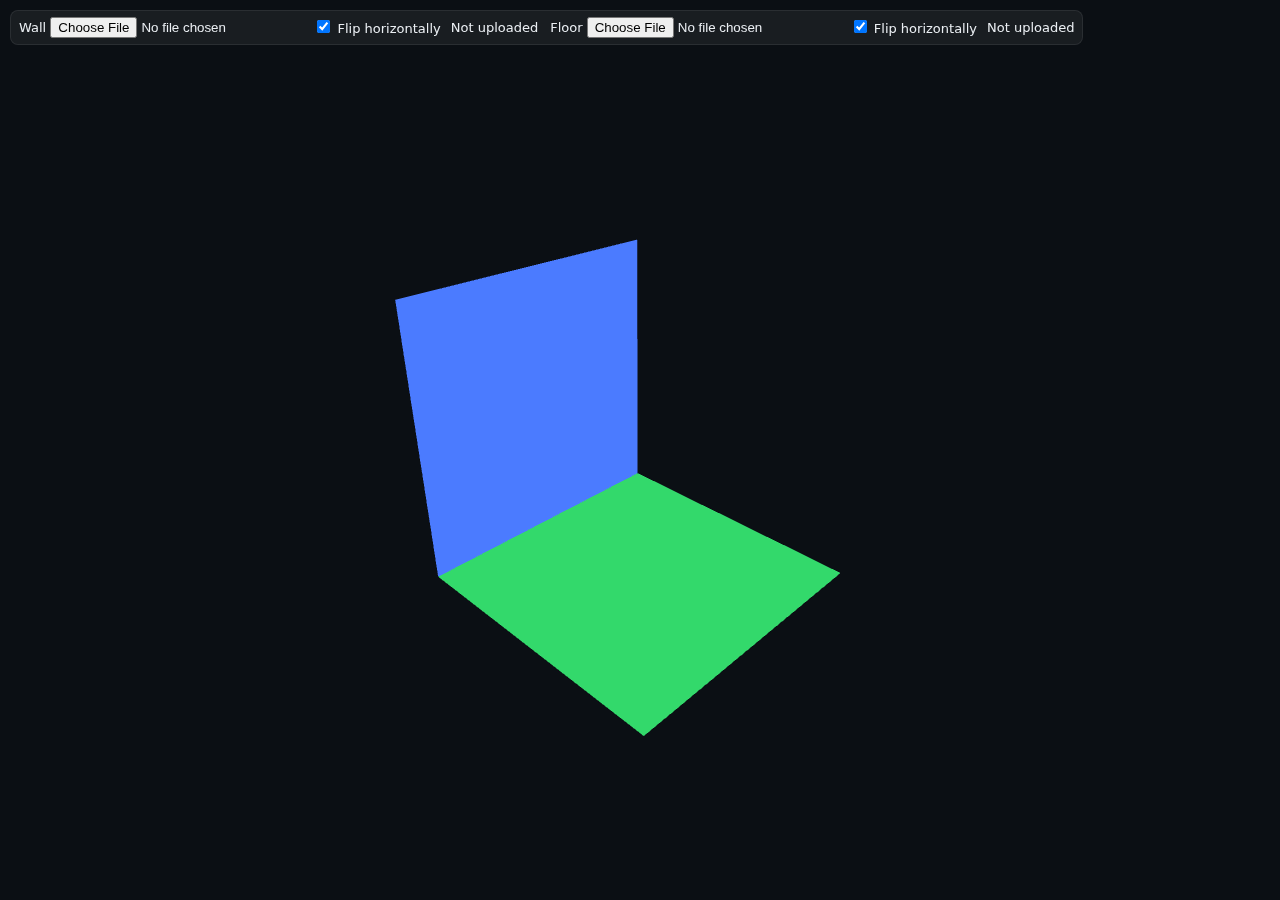
<file: projects/wall/index.html>
<!DOCTYPE html>
<html lang="en">
<head>  
    <meta charset="UTF-8" />
    <meta name="viewport" content="width=device-width,initial-scale=1" />
    <title>Wall and Floor</title>
</head>  
<style>
  html, body { margin:0; height:100%; background:#0b0f14; }
  #tip {
    position:fixed; left:10px; top:10px; color:#eaeef2;
    font:13px/1.4 system-ui,-apple-system,Segoe UI,Roboto,Arial,sans-serif;
    background:rgba(255,255,255,.06); padding:6px 8px; border-radius:8px; border:1px solid rgba(255,255,255,.08);
    z-index:10; display:flex; gap:12px; align-items:center; flex-wrap:wrap;
  }
  canvas { display:block; width:100%; height:100%; }
  .row { display:flex; gap:10px; align-items:center; }
</style>

<div id="tip">
  <div class="row">
    <label>Wall <input id="backImg2" type="file" accept="image/*" /></label>
    <label><input id="flipBackX2" type="checkbox" checked> Flip horizontally</label>
    <span id="status2">Not uploaded</span>
  </div>
  <div class="row">
    <label>Floor <input id="backImg6" type="file" accept="image/*" /></label>
    <label><input id="flipBackX6" type="checkbox" checked> Flip horizontally</label>
    <span id="status6">Not uploaded</span>
  </div>
</div>
<canvas id="gl"></canvas>

<script>
(function(){
  const canvas = document.getElementById('gl');
  const gl = canvas.getContext('webgl2') || canvas.getContext('webgl') || canvas.getContext('experimental-webgl');
  if (!gl) { alert('WebGL is not supported in this environment'); return; }

  // ===== Resize / DPR =====
  function resize() {
    const dpr = Math.min(window.devicePixelRatio || 1, 2);
    const w = Math.floor(canvas.clientWidth  * dpr);
    const h = Math.floor(canvas.clientHeight * dpr);
    if (canvas.width !== w || canvas.height !== h) { canvas.width = w; canvas.height = h; gl.viewport(0,0,w,h); }
  }
  const ro = new ResizeObserver(resize); ro.observe(canvas); resize();

  // ===== Shaders =====
  const vsSrc = `
    attribute vec3 aPos;
    attribute vec2 aUV;
    attribute vec2 aUVBack;  // backside UVs (image sampling)
    uniform mat4 uMVP;
    varying vec2 vUV;
    varying vec2 vUVBack;
    void main() {
      vUV = aUV;
      vUVBack = aUVBack;
      gl_Position = uMVP * vec4(aPos, 1.0);
    }
  `;
  const fsSrc = `
    precision mediump float;
    varying vec2 vUV;
    varying vec2 vUVBack;
    uniform sampler2D uTex;      // front: currently replaced by a solid color
    uniform sampler2D uTexBack;  // back: uploaded image

    uniform bool  uUseFrontColor;
    uniform vec4  uFrontColor;

    uniform float uAlpha;
    uniform bool  uUseBackColor; // use fallback color if no image uploaded
    uniform vec4  uBackColor;    // fallback color
    uniform bool  uHasBackImg;   // has image?
    uniform bool  uBackFlipX;    // horizontal flip
    void main() {
      vec4 c;
      // front face: solid color (or atlas if you turn it back on)
      if (uUseFrontColor) {
        c = uFrontColor;
      } else {
        c = texture2D(uTex, vUV);
      }

      // back face: uploaded image or fallback color
      if (!gl_FrontFacing) {
        if (uHasBackImg) {
          vec2 uv = vUVBack;
          if (uBackFlipX) uv.x = 1.0 - uv.x;
          c = texture2D(uTexBack, uv);
        } else if (uUseBackColor) {
          c = uBackColor;
        }
      }
      c.a *= uAlpha;
      gl_FragColor = c;
    }
  `;
  function compile(type, src){ const sh=gl.createShader(type); gl.shaderSource(sh,src); gl.compileShader(sh);
    if(!gl.getShaderParameter(sh,gl.COMPILE_STATUS)){ const info=gl.getShaderInfoLog(sh); gl.deleteShader(sh); throw new Error(info); }
    return sh;
  }
  function link(vs, fs){ const p=gl.createProgram(); gl.attachShader(p,vs); gl.attachShader(p,fs); gl.linkProgram(p);
    if(!gl.getProgramParameter(p,gl.LINK_STATUS)){ const info=gl.getProgramInfoLog(p); gl.deleteProgram(p); throw new Error(info); }
    return p;
  }
  const prog = link(compile(gl.VERTEX_SHADER,vsSrc), compile(gl.FRAGMENT_SHADER,fsSrc));
  gl.useProgram(prog);
  const aPos = gl.getAttribLocation(prog,'aPos');
  const aUV  = gl.getAttribLocation(prog,'aUV');
  const aUVBack = gl.getAttribLocation(prog,'aUVBack');
  const uMVP = gl.getUniformLocation(prog,'uMVP');
  const uTex = gl.getUniformLocation(prog,'uTex');
  const uTexBack = gl.getUniformLocation(prog,'uTexBack');
  const uAlpha = gl.getUniformLocation(prog,'uAlpha');
  const uUseBackColor = gl.getUniformLocation(prog,'uUseBackColor');
  const uBackColor = gl.getUniformLocation(prog,'uBackColor');
  const uHasBackImg = gl.getUniformLocation(prog,'uHasBackImg');
  const uBackFlipX = gl.getUniformLocation(prog,'uBackFlipX');
  const uUseFrontColor = gl.getUniformLocation(prog,'uUseFrontColor');
  const uFrontColor = gl.getUniformLocation(prog,'uFrontColor');
  gl.uniform1i(uTex, 0);        // atlas = unit 0 (kept)
  gl.uniform1i(uTexBack, 1);    // wall back image = unit 1 (floor uses unit 2)

  // ===== Geometry (wall + floor only) =====
  const P = [
    // wall (front face towards -Z)
    -1,-1,-1,  -1, 1,-1,   1, 1,-1,   1,-1,-1,
    // floor (facing +Y up, -Z towards back)
    -1,-1, 1,  -1,-1,-1,   1,-1,-1,   1,-1, 1
  ];
  const UV = [
    // (front) UVs — not used visually since front uses solid colors
    1,0,  1,1,  0,1,  0,0,
    1,0,  0,0,  0,1,  1,1
  ];
  // Back-face UVs — full range (0..1); we keep original aspect by scaling geometry
  let UVB = [
    0,0,  0,1,  1,1,  1,0,
    0,0,  0,1,  1,1,  1,0
  ];
  const I = [ 0,1,2, 0,2,3,  4,5,6, 4,6,7 ];

  function buf(target, data, usage=gl.STATIC_DRAW){ const b=gl.createBuffer(); gl.bindBuffer(target,b); gl.bufferData(target,data,usage); return b; }
  buf(gl.ARRAY_BUFFER, new Float32Array(P));
  gl.enableVertexAttribArray(aPos); gl.vertexAttribPointer(aPos, 3, gl.FLOAT, false, 0, 0);
  buf(gl.ARRAY_BUFFER, new Float32Array(UV));
  gl.enableVertexAttribArray(aUV); gl.vertexAttribPointer(aUV, 2, gl.FLOAT, false, 0, 0);
  const uvBackBuf = buf(gl.ARRAY_BUFFER, new Float32Array(UVB));
  gl.enableVertexAttribArray(aUVBack); gl.vertexAttribPointer(aUVBack, 2, gl.FLOAT, false, 0, 0);
  buf(gl.ELEMENT_ARRAY_BUFFER, new Uint16Array(I));

  // ===== Atlas (kept for completeness) =====
  function makeAtlas(size=1024){
    const cols=3, rows=2, cellW=size/cols, cellH=size/rows, dpr=2;
    const c=document.createElement('canvas'); c.width=size*dpr; c.height=size*dpr;
    const g=c.getContext('2d'); g.scale(dpr,dpr);
    g.textAlign='center'; g.textBaseline='middle';
    const colors=['#ff4040','#39d27d','#4b7bff','#ffe14b','#ff49ff','#43e0ff'];
    for(let i=0;i<6;i++){
      const col=i%cols, row=(i/cols|0), x=col*cellW, y=row*cellH;
      g.fillStyle=colors[i]; g.fillRect(x,y,cellW,cellH);
      const num=String(i+1);
      g.font=`${Math.floor(cellH*0.65)}px system-ui,-apple-system,Segoe UI,Roboto,Arial,sans-serif`;
      g.lineWidth=Math.max(4, cellH*0.06);
      g.strokeStyle='rgba(0,0,0,0.65)'; g.fillStyle='#fff';
      g.strokeText(num, x+cellW/2, y+cellH/2);
      g.fillText(num,   x+cellW/2, y+cellH/2);
    }
    return c;
  }
  function createTextureFromCanvas(cv){
    const tex=gl.createTexture(); gl.bindTexture(gl.TEXTURE_2D, tex);
    gl.pixelStorei(gl.UNPACK_FLIP_Y_WEBGL, 1);
    gl.texImage2D(gl.TEXTURE_2D,0,gl.RGBA,gl.RGBA,gl.UNSIGNED_BYTE,cv);
    gl.generateMipmap(gl.TEXTURE_2D);
    gl.texParameteri(gl.TEXTURE_2D,gl.TEXTURE_MIN_FILTER,gl.LINEAR_MIPMAP_LINEAR);
    gl.texParameteri(gl.TEXTURE_2D,gl.TEXTURE_MAG_FILTER,gl.LINEAR);
    gl.texParameteri(gl.TEXTURE_2D,gl.TEXTURE_WRAP_S,gl.CLAMP_TO_EDGE);
    gl.texParameteri(gl.TEXTURE_2D,gl.TEXTURE_WRAP_T,gl.CLAMP_TO_EDGE);
    return tex;
  }
  const atlasTex = createTextureFromCanvas(makeAtlas(2048)); // unit 0

  // ===== Texture creation (uploaded images) =====
  const MAX_TEX = gl.getParameter(gl.MAX_TEXTURE_SIZE) || 4096;
  function createNPOTTextureFromImage(img){
    let iw = img.naturalWidth || img.width;
    let ih = img.naturalHeight || img.height;
    if (iw > MAX_TEX || ih > MAX_TEX) {
      const s = Math.min(MAX_TEX/iw, MAX_TEX/ih);
      const nw = Math.max(1, Math.floor(iw*s));
      const nh = Math.max(1, Math.floor(ih*s));
      const cv = document.createElement('canvas'); cv.width=nw; cv.height=nh;
      const g = cv.getContext('2d');
      g.imageSmoothingEnabled = true; g.imageSmoothingQuality='high';
      g.drawImage(img, 0, 0, nw, nh);
      const tex = gl.createTexture(); gl.bindTexture(gl.TEXTURE_2D, tex);
      gl.pixelStorei(gl.UNPACK_FLIP_Y_WEBGL, 1);
      gl.texImage2D(gl.TEXTURE_2D,0,gl.RGBA,gl.RGBA,gl.UNSIGNED_BYTE,cv);
      gl.texParameteri(gl.TEXTURE_2D,gl.TEXTURE_MIN_FILTER,gl.LINEAR);
      gl.texParameteri(gl.TEXTURE_2D,gl.TEXTURE_MAG_FILTER,gl.LINEAR);
      gl.texParameteri(gl.TEXTURE_2D,gl.TEXTURE_WRAP_S,gl.CLAMP_TO_EDGE);
      gl.texParameteri(gl.TEXTURE_2D,gl.TEXTURE_WRAP_T,gl.CLAMP_TO_EDGE);
      return tex;
    } else {
      const tex = gl.createTexture(); gl.bindTexture(gl.TEXTURE_2D, tex);
      gl.pixelStorei(gl.UNPACK_FLIP_Y_WEBGL, 1);
      gl.texImage2D(gl.TEXTURE_2D,0,gl.RGBA,gl.RGBA,gl.UNSIGNED_BYTE,img);
      gl.texParameteri(gl.TEXTURE_2D,gl.TEXTURE_MIN_FILTER,gl.LINEAR);
      gl.texParameteri(gl.TEXTURE_2D,gl.TEXTURE_MAG_FILTER,gl.LINEAR);
      gl.texParameteri(gl.TEXTURE_2D,gl.TEXTURE_WRAP_S,gl.CLAMP_TO_EDGE);
      gl.texParameteri(gl.TEXTURE_2D,gl.TEXTURE_WRAP_T,gl.CLAMP_TO_EDGE);
      return tex;
    }
  }

  // ===== Math helpers & transforms =====
  function mat4Mul(a,b){ const o=new Array(16);
    for(let r=0;r<4;r++) for(let c=0;c<4;c++) o[c+r*4]=a[r*4]*b[c]+a[r*4+1]*b[c+4]+a[r*4+2]*b[c+8]+a[r*4+3]*b[c+12];
    return o;
  }
  function mat4Perspective(fov, aspect, near, far){ const f=1/Math.tan(fov/2), nf=1/(near-far);
    return [f/aspect,0,0,0, 0,f,0,0,  0,0,(far+near)*nf,-1,  0,0,(2*far*near)*nf,0];
  }
  function mat4Translate(x,y,z){ return [1,0,0,0,  0,1,0,0,  0,0,1,0,  x,y,z,1]; }
  function mat4RotateX(a){ const c=Math.cos(a), s=Math.sin(a); return [1,0,0,0,  0,c,s,0,  0,-s,c,0,  0,0,0,1]; }
  function mat4RotateY(a){ const c=Math.cos(a), s=Math.sin(a); return [c,0,-s,0,  0,1,0,0,  s,0,c,0,  0,0,0,1]; }
  function mat4Scale(x,y,z){ return [x,0,0,0,  0,y,0,0,  0,0,z,0,  0,0,0,1]; }

  // Track aspect ratios (iw/ih) for each face
  let aspect2 = 1.0; // wall
  let aspect6 = 1.0; // floor

  // ===== Upload handlers =====
  // Wall
  let backTex2 = null, hasBackImg2 = false;
  document.getElementById('backImg2').addEventListener('change', e=>{
    const f=e.target.files && e.target.files[0]; if(!f) return;
    if (!(f.type||'').startsWith('image/')) { alert('Please upload an image file'); return; }
    const fr=new FileReader();
    fr.onload=()=>{ const img=new Image(); img.onload=()=>{
      if (backTex2) gl.deleteTexture(backTex2);
      backTex2 = createNPOTTextureFromImage(img);
      hasBackImg2 = true;

      const iw = img.naturalWidth || img.width;
      const ih = img.naturalHeight || img.height;
      aspect2 = iw / ih; // remember aspect

      // Back-face UVs stay full range (0..1) — geometry scaling preserves aspect
      const uv2 = [0,0,  0,1,  1,1,  1,0];
      const updated = new Float32Array([
        ...uv2,
        ...UVB.slice(8, 16) // keep floor part
      ]);
      gl.bindBuffer(gl.ARRAY_BUFFER, uvBackBuf);
      gl.bufferData(gl.ARRAY_BUFFER, updated, gl.STATIC_DRAW);
      UVB = Array.from(updated);

      document.getElementById('status2').textContent =
        `Uploaded (original aspect via geometry scale): ${iw}×${ih}, aspect=${(aspect2).toFixed(4)}`;
    }; img.onerror=()=>alert('Failed to load image'); img.src=fr.result; };
    fr.onerror=()=>alert('Failed to read file');
    fr.readAsDataURL(f);
  });

  // Floor
  let backTex6 = null, hasBackImg6 = false;
  document.getElementById('backImg6').addEventListener('change', e=>{
    const f=e.target.files && e.target.files[0]; if(!f) return;
    if (!(f.type||'').startsWith('image/')) { alert('Please upload an image file'); return; }
    const fr=new FileReader();
    fr.onload=()=>{ const img=new Image(); img.onload=()=>{
      if (backTex6) gl.deleteTexture(backTex6);
      backTex6 = createNPOTTextureFromImage(img);
      hasBackImg6 = true;

      const iw = img.naturalWidth || img.width;
      const ih = img.naturalHeight || img.height;
      aspect6 = iw / ih; // remember aspect

      const uv6 = [0,0,  0,1,  1,1,  1,0];
      const updated = new Float32Array([
        ...UVB.slice(0, 8),
        ...uv6
      ]);
      gl.bindBuffer(gl.ARRAY_BUFFER, uvBackBuf);
      gl.bufferData(gl.ARRAY_BUFFER, updated, gl.STATIC_DRAW);
      UVB = Array.from(updated);

      document.getElementById('status6').textContent =
        `Uploaded (original aspect via geometry scale): ${iw}×${ih}, aspect=${(aspect6).toFixed(4)}`;
    }; img.onerror=()=>alert('Failed to load image'); img.src=fr.result; };
    fr.onerror=()=>alert('Failed to read file');
    fr.readAsDataURL(f);
  });

  // ===== GL state =====
  gl.enable(gl.DEPTH_TEST);
  gl.enable(gl.BLEND);
  gl.blendFunc(gl.SRC_ALPHA, gl.ONE_MINUS_SRC_ALPHA);
  gl.clearColor(0.043,0.059,0.078,1);

  // ===== Interaction =====
  let rotX=0.5, rotY=0.8, dist=5, dragging=false, lastX=0, lastY=0;
  canvas.addEventListener('mousedown', e=>{ dragging=true; lastX=e.clientX; lastY=e.clientY; });
  window.addEventListener('mouseup', ()=> dragging=false);
  window.addEventListener('mousemove', e=>{
    if(!dragging) return; const dx=e.clientX-lastX, dy=e.clientY-lastY; lastX=e.clientX; lastY=e.clientY;
    rotY += dx*0.01; rotX += dy*0.01;
  }, {passive:true});
  canvas.addEventListener('wheel', e=>{
    e.preventDefault(); const k=Math.exp(e.deltaY*0.001); dist=Math.max(2, Math.min(20, dist*k));
  }, {passive:false});
  canvas.addEventListener('touchstart', e=>{ if(e.touches.length===1){ dragging=true; lastX=e.touches[0].clientX; lastY=e.touches[0].clientY; } }, {passive:true});
  canvas.addEventListener('touchmove', e=>{
    if(dragging && e.touches.length===1){ const t=e.touches[0]; const dx=t.clientX-lastX, dy=t.clientY-lastY; lastX=t.clientX; lastY=t.clientY;
      rotY+=dx*0.01; rotX+=dy*0.01; }
  }, {passive:true});
  canvas.addEventListener('touchend', ()=> dragging=false);

  const flipBackX2 = document.getElementById('flipBackX2');
  const flipBackX6 = document.getElementById('flipBackX6');

  // ===== Render (scale X by aspect, keep height=1) =====
  function mat4MVP(model, view, proj){ return mat4Mul(mat4Mul(model, view), proj); }

  function render(){
    resize();
    gl.clear(gl.COLOR_BUFFER_BIT | gl.DEPTH_BUFFER_BIT);

    const aspectCanvas = canvas.width / canvas.height;
    const proj = mat4Perspective(60*Math.PI/180, aspectCanvas, 0.01, 100.0);
    const view = mat4Translate(0, 0, -dist);
    const base = mat4Mul(mat4Mul(mat4RotateY(rotY), mat4RotateX(rotX)), view);

    gl.uniform1f(uAlpha, 1.0);

    // --- Wall ---
    {
      const model2 = mat4Mul(mat4Scale(aspect2, 1, 1), base);
      gl.uniformMatrix4fv(uMVP, false, new Float32Array(mat4MVP(model2, [1,0,0,0, 0,1,0,0, 0,0,1,0, 0,0,0,1], proj)));
      if (hasBackImg2 && backTex2) { gl.activeTexture(gl.TEXTURE1); gl.bindTexture(gl.TEXTURE_2D, backTex2); gl.uniform1i(uTexBack, 1); }
      gl.uniform1i(uUseFrontColor, 1);
      gl.uniform4f(uFrontColor, 0.294, 0.482, 1.0, 1.0);
      gl.uniform1i(uUseBackColor, hasBackImg2 ? 0 : 1);
      gl.uniform4f(uBackColor, 0.294, 0.482, 1.0, 1.0);
      gl.uniform1i(uHasBackImg, hasBackImg2 ? 1 : 0);
      gl.uniform1i(uBackFlipX, flipBackX2.checked ? 1 : 0);
      gl.drawElements(gl.TRIANGLES, 6, gl.UNSIGNED_SHORT, 0);
    }

    // --- Floor ---
    {
      const model6 = mat4Mul(mat4Scale(aspect6, 1, 1), base);
      gl.uniformMatrix4fv(uMVP, false, new Float32Array(mat4MVP(model6, [1,0,0,0, 0,1,0,0, 0,0,1,0, 0,0,0,1], proj)));
      if (hasBackImg6 && backTex6) { gl.activeTexture(gl.TEXTURE2); gl.bindTexture(gl.TEXTURE_2D, backTex6); gl.uniform1i(uTexBack, 2); }
      gl.uniform1i(uUseFrontColor, 1);
      gl.uniform4f(uFrontColor, 0.2, 0.85, 0.42, 1.0);
      gl.uniform1i(uUseBackColor, hasBackImg6 ? 0 : 1);
      gl.uniform4f(uBackColor, 0.2, 0.85, 0.42, 1.0);
      gl.uniform1i(uHasBackImg, hasBackImg6 ? 1 : 0);
      gl.uniform1i(uBackFlipX, flipBackX6.checked ? 1 : 0);
      gl.drawElements(gl.TRIANGLES, 6, gl.UNSIGNED_SHORT, 6 * 2);
    }

    requestAnimationFrame(render);
  }
  render();
})();
</script>
</file>
